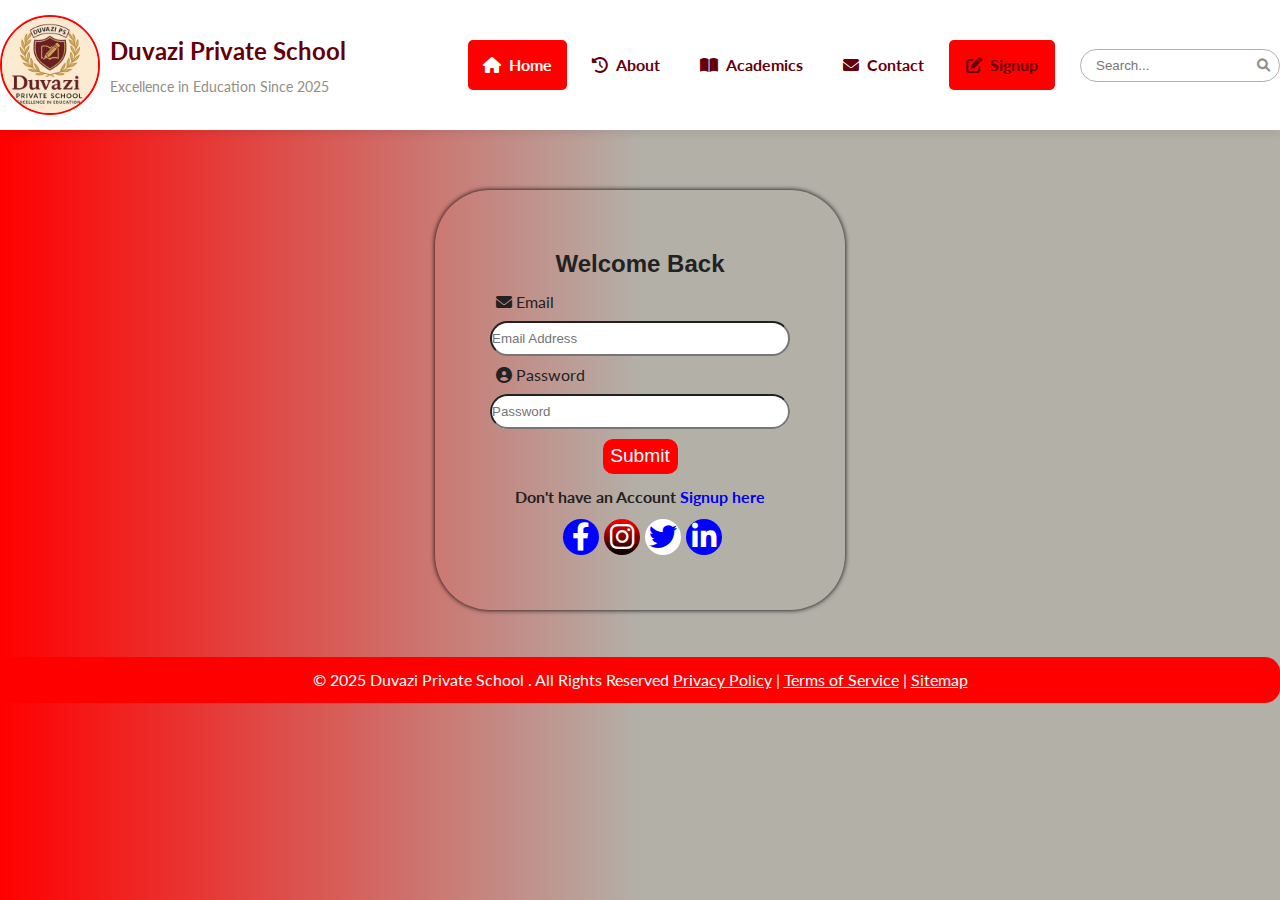
<file: DATABASES/login.html>
<!DOCTYPE html>
<html lang="en">
<head>
    <meta charset="UTF-8">
    <meta name="viewport" content="width=device-width, initial-scale=1.0">
    <link href="https://fonts.googleapis.com/css2?family=Playfair+Display:wght@400;700&family=Lato:wght@300;400;700&display=swap" rel="stylesheet">
    <link rel="stylesheet" href="https://cdnjs.cloudflare.com/ajax/libs/font-awesome/6.0.0-beta3/css/all.min.css">
    <link rel="stylesheet" href="login.css">
    <link rel="icon" type="image/jpeg" href="/pics/Updated DPS.png">
    <title>Login</title>
</head>
<body>
    <header class="header">
        <div class="container">
            <div class="logo">
                <img src="/pics/Updated DPS.png" alt="Duvazi Logo">
                <div class="logo-text">
                    <h1>Duvazi Private School</h1>
                    <p>Excellence in Education Since 2025</p>
                </div>
            </div>
            
            <nav class="navbar">
                <div class="nav-links">
                    <a href="/index.html" class="active"><i class="fas fa-home"></i> Home</a>
                    <a href="/HTML/about.html"><i class="fas fa-history"></i> About</a>
                    <a href="/HTML/academics.html"><i class="fas fa-book-open"></i> Academics</a>
                    <a href="/HTML/contact.html"><i class="fas fa-envelope"></i> Contact</a>
                    <a href="/DATABASES/signup.html" class="btn btn-apply"><i class="fas fa-edit"></i> Signup</a>
                </div>
                
                <div class="search-container">
                    <input type="text" class="search" placeholder="Search...">
                    <button class="search-btn"><i class="fas fa-search"></i></button>
                </div>
            </nav>
            
            <div class="mobile-menu-btn">
                <i class="fas fa-bars"></i>
            </div>
        </div>
    </header>

    <section class="login-section">
        <div class="login-container">
            <div class="heading">
                <h2>Welcome Back</h2>
            </div>
            <div class="form">
                <form action="/DATABASES/sign.php" method="post">
                    <p><i class="fas fa-envelope"></i> Email</p>
                    <input type="email" name="Email" placeholder="Email Address" autocomplete="off">
                    <p><i class="fas fa-user-circle"></i> Password</p>
                    <div class="password">
                    <input type="password" name="password" placeholder="Password" autocomplete="off" id="password">
                    </div>
                </form>
                <div class="signup">
            <button type="submit" class="btn-apply" value="submit" href="/HTML/applications.html">Submit</button>
            </div>
            <h4 id="account">Don't have an Account <a href="/DATABASES/signup.html">Signup here</a></h4>
            <div class="media">
                <a href=""><i class="fab fa-facebook-f"></i></a>
                <a href=""><i class="fab fa-instagram"></i></a>
                <a href=""><i class="fab fa-twitter"></i></a>
                <a href=""><i class="fab fa-linkedin-in"></i></a>
            </div>
            </div>
        </div>
    </section>


    <footer class="footer">
        <p>&COPY; 2025 Duvazi Private School . All Rights Reserved <a href="">Privacy Policy</a> | <a href="">Terms of Service</a> | <a href="">Sitemap</a></p>
    </footer>


    <!-- Mobile Menu (hidden by default) -->
    <div class="mobile-menu">
        <div class="mobile-menu-header">
            <img src="/pics/Updated DPS.png" alt="Duvazi Logo">
            <div class="mobile-menu-close">
                <i class="fas fa-times"></i>
            </div>
        </div>
        <div class="mobile-menu-links">
            <a href="/index.html" class="active"><i class="fas fa-home"></i> Home</a>
            <a href="/HTML/about.html"><i class="fas fa-history"></i> About</a>
            <a href="/HTML/academics.html"><i class="fas fa-book-open"></i> Academics</a>
            <a href="/HTML/contact.html"><i class="fas fa-envelope"></i> Contact</a>
            <a href="/DATABASES/signup.html" class="mobile-apply-btn"><i class="fas fa-edit"></i> Apply Now</a>
        </div>
        <div class="mobile-search-container">
            <input type="text" placeholder="Search...">
            <button class="mobile-search-btn"><i class="fas fa-search"></i></button>
        </div>
    </div>
    <script>
    // Mobile Menu Toggle
    const mobileMenuBtn = document.querySelector('.mobile-menu-btn');
    const mobileMenu = document.querySelector('.mobile-menu');
    const mobileMenuClose = document.querySelector('.mobile-menu-close');
    const menuOverlay = document.createElement('div');
    menuOverlay.classList.add('menu-overlay');
    document.body.appendChild(menuOverlay);

    mobileMenuBtn.addEventListener('click', () => {
        mobileMenu.classList.add('active');
        menuOverlay.classList.add('active');
        document.body.style.overflow = 'hidden';
    });

    mobileMenuClose.addEventListener('click', () => {
        mobileMenu.classList.remove('active');
        menuOverlay.classList.remove('active');
        document.body.style.overflow = '';
    });

    menuOverlay.addEventListener('click', () => {
        mobileMenu.classList.remove('active');
        menuOverlay.classList.remove('active');
        document.body.style.overflow = '';
    });

    // Close menu when clicking on links
    const mobileLinks = document.querySelectorAll('.mobile-menu-links a');
    mobileLinks.forEach(link => {
        link.addEventListener('click', () => {
            mobileMenu.classList.remove('active');
            menuOverlay.classList.remove('active');
            document.body.style.overflow = '';
        });
    });
</script>
<script src="/main.js"></script>
</body>
</html>
</file>
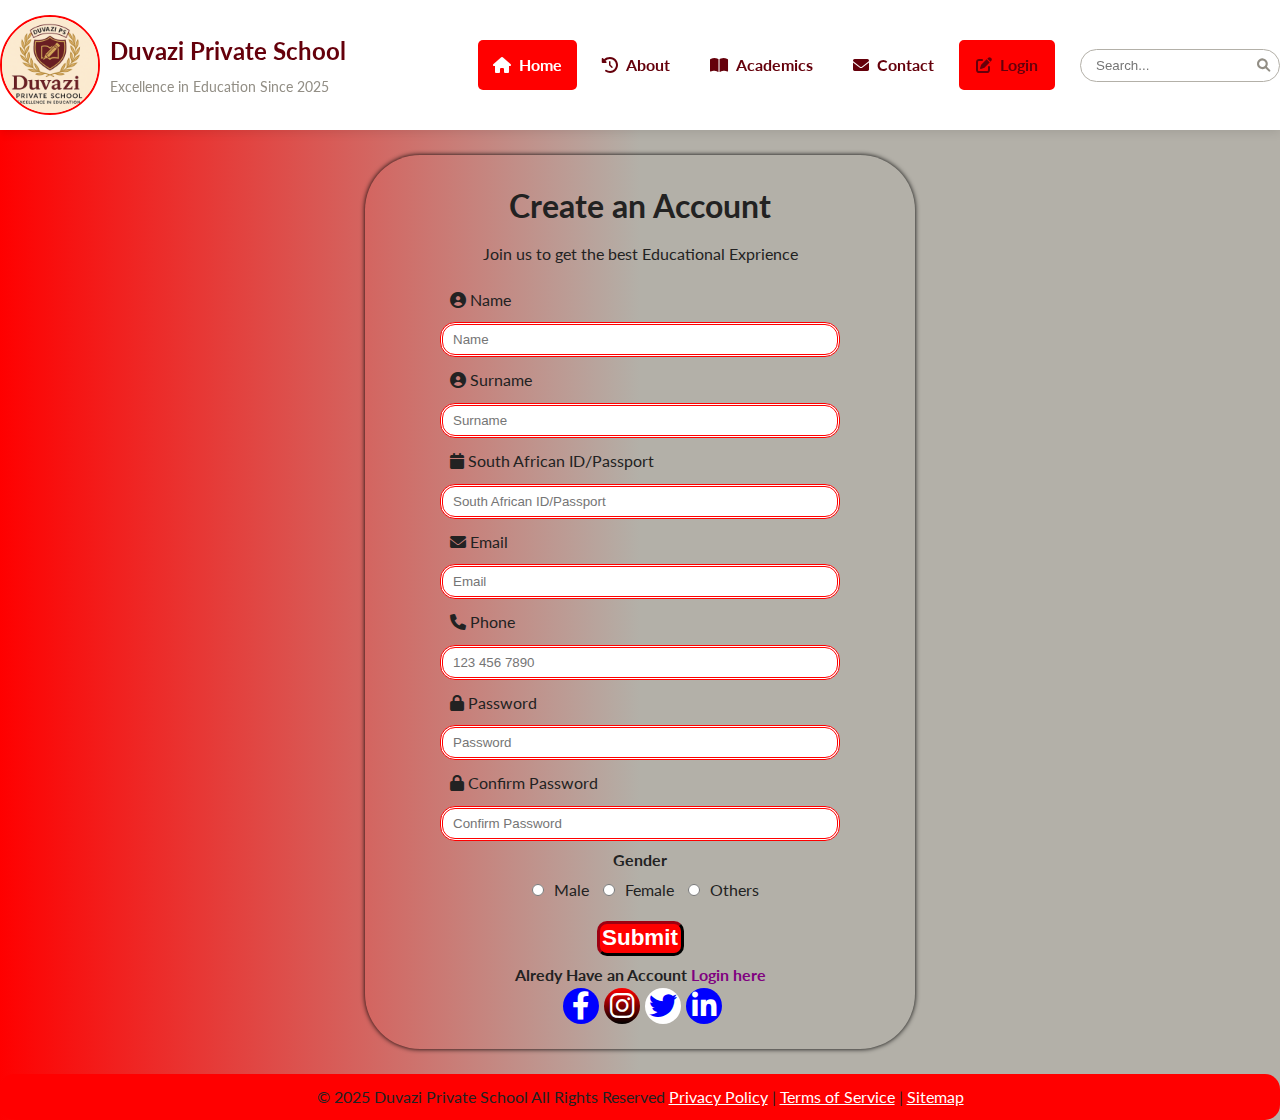
<file: DATABASES/signup.html>
<!DOCTYPE html>
<html lang="en">
<head>
    <meta charset="UTF-8">
    <meta name="viewport" content="width=device-width, initial-scale=1.0">
    <link href="https://fonts.googleapis.com/css2?family=Playfair+Display:wght@400;700&family=Lato:wght@300;400;700&display=swap" rel="stylesheet">
    <link rel="stylesheet" href="https://cdnjs.cloudflare.com/ajax/libs/font-awesome/6.0.0-beta3/css/all.min.css">
    <link rel="stylesheet" href="signup.css">
    <link rel="icon" type="image/jpeg" href="/pics/Updated DPS.png">
    <title>Application Center</title>
</head>
<body>
    <header class="header">
        <div class="container">
            <div class="logo">
                <img src="/pics/Updated DPS.png" alt="Duvazi Logo">
                <div class="logo-text">
                    <h1>Duvazi Private School</h1>
                    <p>Excellence in Education Since 2025</p>
                </div>
            </div>
            
            <nav class="navbar">
                <div class="nav-links">
                    <a href="/index.html" class="active"><i class="fas fa-home"></i> Home</a>
                    <a href="/HTML/about.html"><i class="fas fa-history"></i> About</a>
                    <a href="/HTML/academics.html"><i class="fas fa-book-open"></i> Academics</a>
                    <a href="/HTML/contact.html"><i class="fas fa-envelope"></i> Contact</a>
                    <a href="/HTML/login.html" class="btn btn-apply"><i class="fas fa-edit"></i> Login</a>
                </div>
                
                <div class="search-container">
                    <input type="text" class="search" placeholder="Search...">
                    <button class="search-btn"><i class="fas fa-search"></i></button>
                </div>
            </nav>
            
            <div class="mobile-menu-btn">
                <i class="fas fa-bars"></i>
            </div>
        </div>
    </header>

    <section class="signup-section">
        <div class="signup-form"> 
            <form method="post" action="connect.php">
                <h1>Create an Account</h1>
                <p id="sub">Join us to get the best Educational Exprience</p>

                <div class="input-field">
                    <p><i class="fas fa-user-circle"></i> Name</p>
                    <input type="text" placeholder="Name" name="name" required>
                </div>

                <div class="input-field">
                    <p for="surname"><i class="fas fa-user-circle"></i> Surname</p>
                    <input id="surname" type="text" placeholder="Surname" name="surname" required>
                </div>

                <div class="input-field">
                    <p><i class="fas fa-calendar"></i> South African ID/Passport</p>
                    <input type="number" placeholder="South African ID/Passport" name="identifcation" id="identifcation">
                </div>

                <div class="input-field">
                    <p><i class="fas fa-envelope"></i> Email</p>
                    <input type="email" id="email" placeholder="Email" name="Email" required>
                </div>

                <div class="input-field">
                    <p><i class="fas fa-phone"></i> Phone</p>
                    <input type="tel" name="Phone" id="phone" placeholder="123 456 7890">
                </div>

                <div class="input-field">
                    <p><i class="fas fa-lock"></i> Password</p>
                    <input type="password" placeholder="Password" name="password" id="password" required>
                </div>

                <div class="input-field">
                    <p><i class="fas fa-lock"></i> Confirm Password</p>
                    <input type="password" placeholder="Confirm Password" id="confirmPassord" name="confirmPassord" required>
                </div>
                
                <div class="checkbox-field" style="padding: 5px;">
                   <h4>Gender</h4>
                    <input type="radio" class="gender1" value="m" name="gender" required>Male
                    <input type="radio" class="gender1" value="f" name="gender" required>Female                   
                    <input type="radio" class="gender1" value="o" name="gender" required>Others
                </div>
                <div class="signup">
                    <button type="submit" class="btn-apply" value="submit" id="button" href="/HTML/applications.html">Submit</button>
                </div>
                 <h4>Alredy Have an Account <a href="/HTML/login.html">Login here</a></h4>
                    <div class="media">
                      <a href=""><i class="fab fa-facebook-f"></i></a>
                      <a href=""><i class="fab fa-instagram"></i></a>
                      <a href=""><i class="fab fa-twitter"></i></a>
                      <a href=""><i class="fab fa-linkedin-in"></i></a>
                    </div>
            </form>
        </div>
    </section>

    <footer>
            <p id="ter">&COPY; 2025 Duvazi Private School All Rights Reserved <a href="">Privacy Policy</a> | <a href="">Terms of Service</a> | <a href="">Sitemap</a></p>
    </footer>

     <!-- Mobile Menu (hidden by default) -->
    <div class="mobile-menu">
        <div class="mobile-menu-header">
            <img src="/pics/Updated DPS.png" alt="Duvazi Logo">
            <div class="mobile-menu-close">
                <i class="fas fa-times"></i>
            </div>
        </div>
        <div class="mobile-menu-links">
            <a href="/index.html" class="active"><i class="fas fa-home"></i> Home</a>
            <a href="/HTML/about.html"><i class="fas fa-history"></i> About</a>
            <a href="/HTML/academics.html"><i class="fas fa-book-open"></i> Academics</a>
            <a href="/HTML/contact.html"><i class="fas fa-envelope"></i> Contact</a>
            <a href="/HTML/applications.html" class="mobile-apply-btn"><i class="fas fa-edit"></i> Apply Now</a>
        </div>
        <div class="mobile-search-container">
            <input type="text" placeholder="Search...">
            <button class="mobile-search-btn"><i class="fas fa-search"></i></button>
        </div>
    </div>
    <script>
    // Mobile Menu Toggle
    const mobileMenuBtn = document.querySelector('.mobile-menu-btn');
    const mobileMenu = document.querySelector('.mobile-menu');
    const mobileMenuClose = document.querySelector('.mobile-menu-close');
    const menuOverlay = document.createElement('div');
    menuOverlay.classList.add('menu-overlay');
    document.body.appendChild(menuOverlay);

    mobileMenuBtn.addEventListener('click', () => {
        mobileMenu.classList.add('active');
        menuOverlay.classList.add('active');
        document.body.style.overflow = 'hidden';
    });

    mobileMenuClose.addEventListener('click', () => {
        mobileMenu.classList.remove('active');
        menuOverlay.classList.remove('active');
        document.body.style.overflow = '';
    });

    menuOverlay.addEventListener('click', () => {
        mobileMenu.classList.remove('active');
        menuOverlay.classList.remove('active');
        document.body.style.overflow = '';
    });

    // Close menu when clicking on links
    const mobileLinks = document.querySelectorAll('.mobile-menu-links a');
    mobileLinks.forEach(link => {
        link.addEventListener('click', () => {
            mobileMenu.classList.remove('active');
            menuOverlay.classList.remove('active');
            document.body.style.overflow = '';
        });
    });  
</script>
<script src="/main.js"></script>
</body>
</html>
</file>
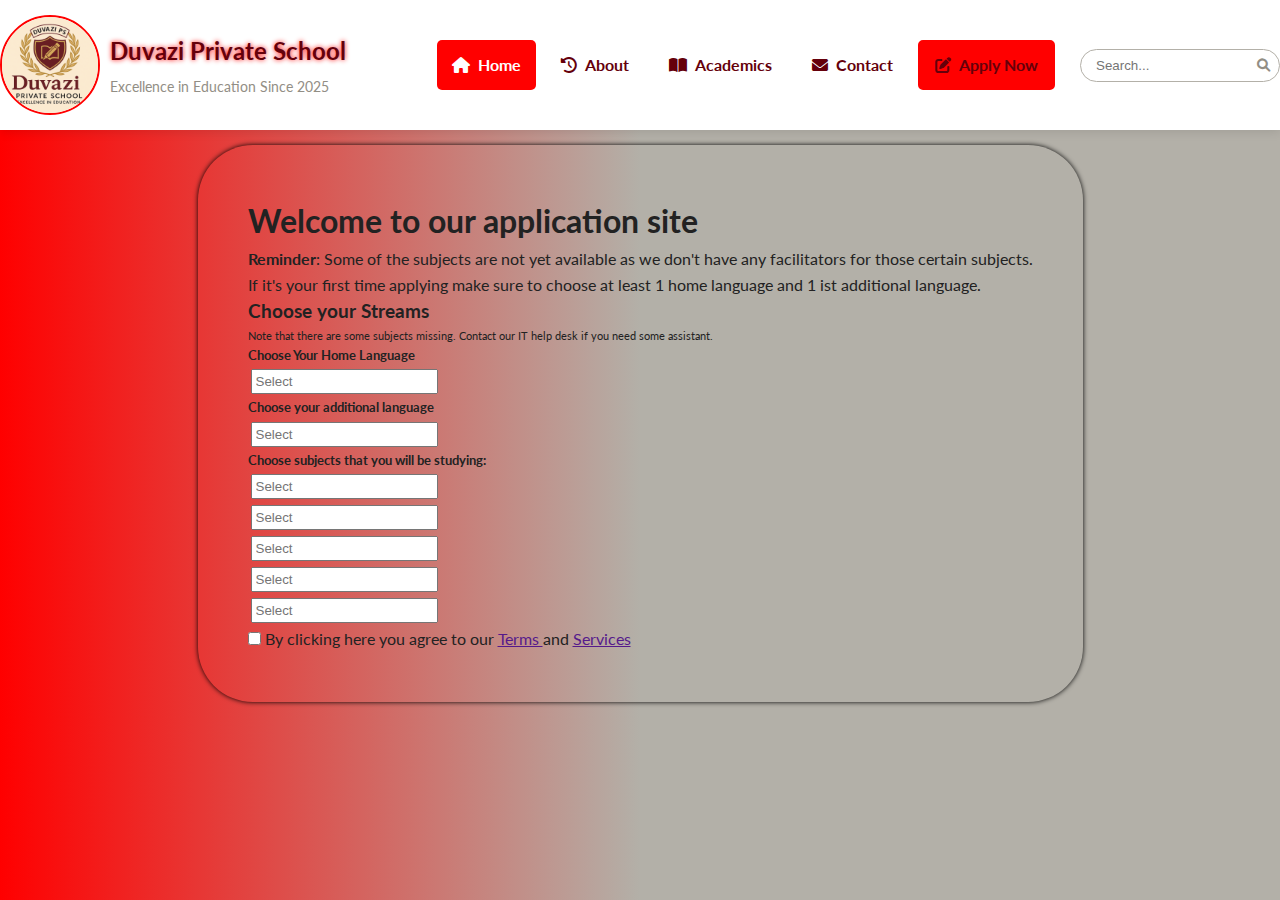
<file: HTML/applications.html>
<!DOCTYPE html>
<html lang="en">
<head>
    <meta charset="UTF-8">
    <meta name="viewport" content="width=device-width, initial-scale=1.0">
    <link href="https://fonts.googleapis.com/css2?family=Playfair+Display:wght@400;700&family=Lato:wght@300;400;700&display=swap" rel="stylesheet">
    <link rel="stylesheet" href="https://cdnjs.cloudflare.com/ajax/libs/font-awesome/6.0.0-beta3/css/all.min.css">
    <link rel="stylesheet" href="/STYLES/applications.css">
    <link rel="icon" type="image/jpeg" href="/pics/Updated DPS.png">
    <title>Applications</title>
</head>
<body>
    <header class="header">
        <div class="container">
            <div class="logo">
                <img src="/pics/Updated DPS.png" alt="Duvazi Logo">
                <div class="logo-text">
                    <h1>Duvazi Private School</h1>
                    <p>Excellence in Education Since 2025</p>
                </div>
            </div>
            
            <nav class="navbar">
                <div class="nav-links">
                    <a href="/index.html" class="active"><i class="fas fa-home"></i> Home</a>
                    <a href="/HTML/about.html"><i class="fas fa-history"></i> About</a>
                    <a href="/HTML/academics.html"><i class="fas fa-book-open"></i> Academics</a>
                    <a href="/HTML/contact.html"><i class="fas fa-envelope"></i> Contact</a>
                    <a href="/DATABASES/signup.html" class="btn btn-apply"><i class="fas fa-edit"></i> Apply Now</a>
                </div>
                
                <div class="search-container">
                    <input type="text" class="search" placeholder="Search...">
                    <button class="search-btn"><i class="fas fa-search"></i></button>
                </div>
            </nav>
            
            <div class="mobile-menu-btn">
                <i class="fas fa-bars"></i>
            </div>
        </div>
    </header>


    <section class="application">
        <div class="application-container">
           <div class="application-reminder">
             <h1>Welcome to our application site</h1>
             <p><Strong>Reminder</Strong>: Some of the subjects are not yet available as we don't have any facilitators for those certain subjects.</p>
             <p>If it's your first time applying make sure to choose at least 1 home language and 1 ist additional language.</p>

           </div>

           <form action="" method="get">
              <h3>Choose your Streams</h3>
              <p id="notification">Note that there are some subjects missing. Contact our IT help desk if you need some assistant.</p>
              <h5>Choose Your Home Language</h5>
              <input list="languages" placeholder="Select">
              <datalist id="languages">
                <option value="English"></option>
                <option value="Xitsonga"></option>
                <option value="English 1st Additional language"></option>
                <option value="Xitsonga 1st Additional language"></option>
              </datalist>

              <h5>Choose your additional language</h5>
              <input list="languages" placeholder="Select">
              <datalist id="languages">
                <option value="English"></option>
                <option value="Xitsonga"></option>
                <option value="English 1st Additional Language"></option>
                <option value="Xitsonga 1st Additional Language"></option>
              </datalist><br>

              <h5>Choose subjects that you will be studying: </h5>
              <input list="subjects" placeholder="Select">
              <datalist id="subjects">
                <option value="Accounting"></option>
                <option value="Mathematics"></option>
                <option value="Life Science"></option>
                <option value="Life Orientation"></option>
                <option value="Physcical Science"></option>
              </datalist><br>

              <input list="" placeholder="Select">
              <datalist>
                <option value="Accounting"></option>
                <option value="Mathematics"></option>
                <option value="Life Science"></option>
                <option value="Life Orientation"></option>
                <option value="Physcical Science"></option>
                <option value=""></option>
              </datalist><br>
              
              <input list="" placeholder="Select">
              <datalist>
                <option value="Accounting"></option>
                <option value="Mathematics"></option>
                <option value="Life Science"></option>
                <option value="Life Orientation"></option>
                <option value="Physcical Science"></option>
                <option value=""></option>
              </datalist><br>

              <input list="" placeholder="Select">
              <datalist>
                <option value="Accounting"></option>
                <option value="Mathematics"></option>
                <option value="Life Science"></option>
                <option value="Life Orientation"></option>
                <option value="Physcical Science"></option>
                <option value=""></option>
              </datalist><br>

              <input list="" placeholder="Select">
              <datalist>
                <option value="Accounting"></option>
                <option value="Mathematics"></option>
                <option value="Life Science"></option>
                <option value="Life Orientation"></option>
                <option value="Physcical Science"></option>
                <option value=""></option>
              </datalist><br>

           </form>

           <div class="terms-and-services">
             <p><input type="checkbox"> By clicking here you agree to our <a href="">Terms </a>and <a href="">Services</a></p>
           </div>
            
        </div>
    </section>

    <!-- Mobile Menu (hidden by default) -->
    <div class="mobile-menu">
        <div class="mobile-menu-header">
            <img src="/pics/Updated DPS.png" alt="Duvazi Logo">
            <div class="mobile-menu-close">
                <i class="fas fa-times"></i>
            </div>
        </div>
        <div class="mobile-menu-links">
            <a href="/index.html" class="active"><i class="fas fa-home"></i> Home</a>
            <a href="/HTML/about.html"><i class="fas fa-history"></i> About</a>
            <a href="/HTML/academics.html"><i class="fas fa-book-open"></i> Academics</a>
            <a href="/HTML/contact.html"><i class="fas fa-envelope"></i> Contact</a>
            <a href="/DATABASES/signup.html" class="mobile-apply-btn"><i class="fas fa-edit"></i> Apply Now</a>
        </div>
        <div class="mobile-search-container">
            <input type="text" placeholder="Search...">
            <button class="mobile-search-btn"><i class="fas fa-search"></i></button>
        </div>
    </div>
 
    <script>
    // Mobile Menu Toggle
    const mobileMenuBtn = document.querySelector('.mobile-menu-btn');
    const mobileMenu = document.querySelector('.mobile-menu');
    const mobileMenuClose = document.querySelector('.mobile-menu-close');
    const menuOverlay = document.createElement('div');
    menuOverlay.classList.add('menu-overlay');
    document.body.appendChild(menuOverlay);

    mobileMenuBtn.addEventListener('click', () => {
        mobileMenu.classList.add('active');
        menuOverlay.classList.add('active');
        document.body.style.overflow = 'hidden';
    });

    mobileMenuClose.addEventListener('click', () => {
        mobileMenu.classList.remove('active');
        menuOverlay.classList.remove('active');
        document.body.style.overflow = '';
    });

    menuOverlay.addEventListener('click', () => {
        mobileMenu.classList.remove('active');
        menuOverlay.classList.remove('active');
        document.body.style.overflow = '';
    });

    // Close menu when clicking on links
    const mobileLinks = document.querySelectorAll('.mobile-menu-links a');
    mobileLinks.forEach(link => {
        link.addEventListener('click', () => {
            mobileMenu.classList.remove('active');
            menuOverlay.classList.remove('active');
            document.body.style.overflow = '';
        });
    });
</script>
<script src="/main.js"></script>
</body>
</html>
</file>
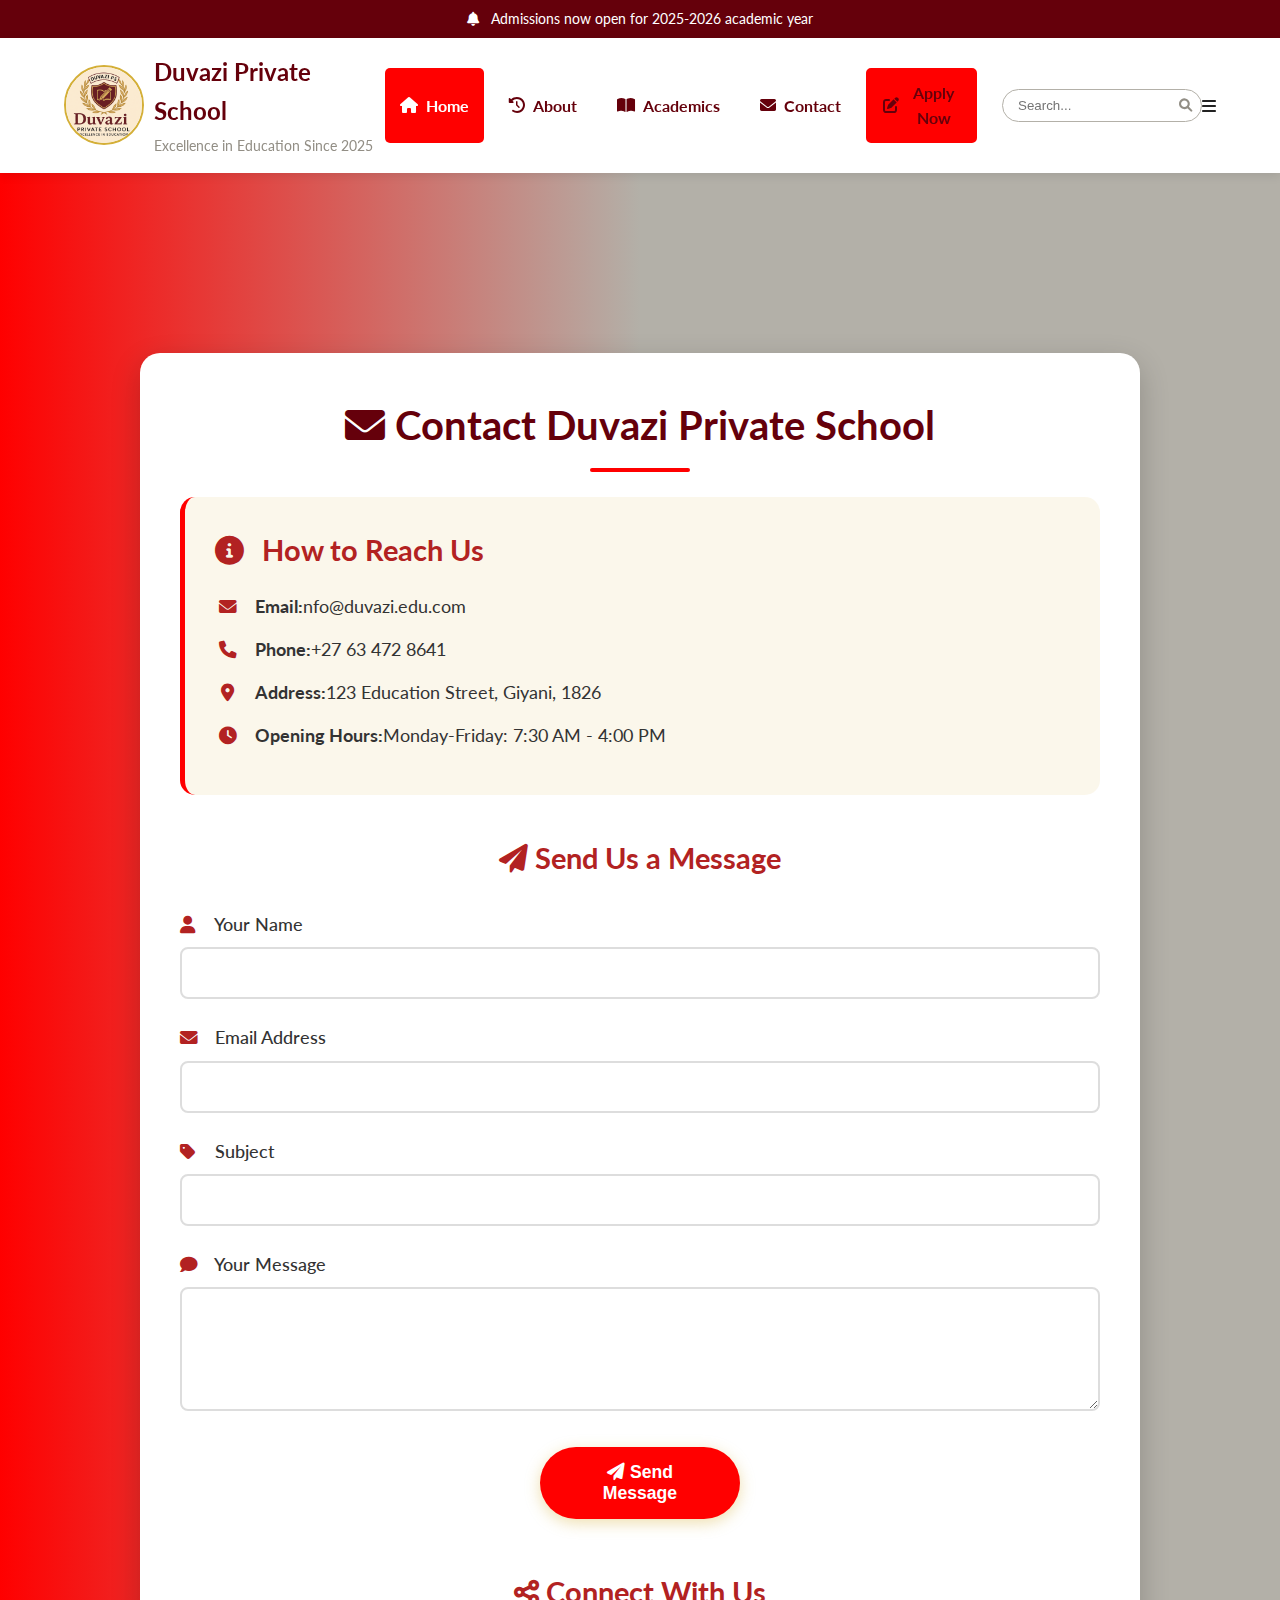
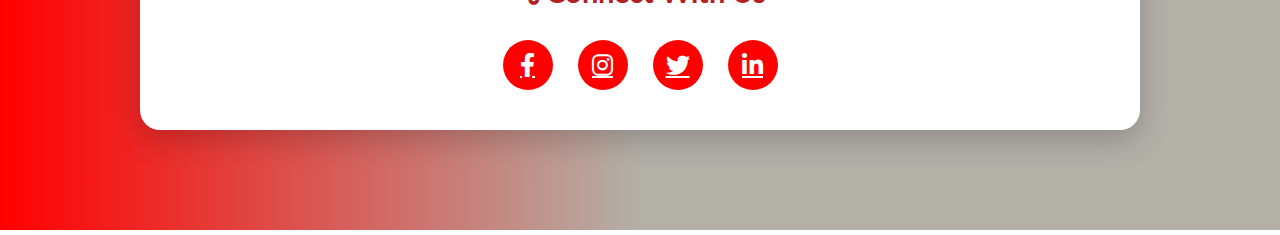
<file: HTML/contact.html>
<!DOCTYPE html>
<html lang="en">
<head>
    <meta charset="UTF-8">
    <meta name="viewport" content="width=device-width, initial-scale=1.0">
    <title>Contact Us | Duvazi Private School</title>
    <link href="https://fonts.googleapis.com/css2?family=Playfair+Display:wght@400;700&family=Lato:wght@300;400;700&display=swap" rel="stylesheet">
    <link rel="stylesheet" href="https://cdnjs.cloudflare.com/ajax/libs/font-awesome/6.0.0-beta3/css/all.min.css">
    <link rel="stylesheet" href="/STYLES/contact.css">
    <link rel="icon" type="image/jpeg" href="/pics/Updated DPS.png">
</head>
<body>
   <!-- Top Announcement Bar -->
    <div class="announcement-bar">
        <p><i class="fas fa-bell"></i> Admissions now open for 2025-2026 academic year</p>
    </div>
    <header class="header">
        <div class="container">
            <div class="logo">
                <img src="/pics/Updated DPS.png" alt="Duvazi Logo">
                <div class="logo-text">
                    <h1>Duvazi Private School</h1>
                    <p>Excellence in Education Since 2025</p>
                </div>
            </div>
            
            <nav class="navbar">
                <div class="nav-links">
                    <a href="/index.html" class="active"><i class="fas fa-home"></i> Home</a>
                    <a href="/HTML/about.html"><i class="fas fa-history"></i> About</a>
                    <a href="/HTML/academics.html"><i class="fas fa-book-open"></i> Academics</a>
                    <a href="/HTML/contact.html"><i class="fas fa-envelope"></i> Contact</a>
                    <a href="/DATABASES/signup.html" class="btn btn-apply"><i class="fas fa-edit"></i> Apply Now</a>
                </div>
                
                <div class="search-container">
                    <input type="text" class="search" placeholder="Search...">
                    <button class="search-btn"><i class="fas fa-search"></i></button>
                </div>
            </nav>
            
            <div class="mobile-menu-btn">
                <i class="fas fa-bars"></i>
            </div>
        </div>
    </header>

    <div class="content">
        <div class="contact-container slide-up">
            <h1 class="fade-in"><i class="fas fa-envelope"></i> Contact Duvazi Private School</h1>
            
            <div class="contact-info">
                <h2><i class="fas fa-info-circle"></i> How to Reach Us</h2>
                <p><i class="fas fa-envelope"></i> <strong>Email:</strong> nfo@duvazi.edu.com</p>
                <p><i class="fas fa-phone"></i> <strong>Phone:</strong> +27 63 472 8641</p>
                <p><i class="fas fa-map-marker-alt"></i> <strong>Address:</strong> 123 Education Street, Giyani, 1826</p>
                <p><i class="fas fa-clock"></i> <strong>Opening Hours:</strong> Monday-Friday: 7:30 AM - 4:00 PM</p>
            </div>
            
            <div class="contact-form slide-up">
                <h2><i class="fas fa-paper-plane"></i> Send Us a Message</h2>
                <form id="contactForm">
                    <div class="form-group">
                        <label for="name"><i class="fas fa-user"></i> Your Name</label>
                        <input type="text" id="name" name="name" required>
                    </div>
                    
                    <div class="form-group">
                        <label for="email"><i class="fas fa-envelope"></i> Email Address</label>
                        <input type="email" id="email" name="email" required>
                    </div>
                    
                    <div class="form-group">
                        <label for="subject"><i class="fas fa-tag"></i> Subject</label>
                        <input type="text" id="subject" name="subject" required>
                    </div>
                    
                    <div class="form-group">
                        <label for="message"><i class="fas fa-comment"></i> Your Message</label>
                        <textarea id="message" name="message" rows="5" required></textarea>
                    </div>
                    
                    <button type="submit" class="submit-btn">
                        <i class="fas fa-paper-plane"></i> Send Message
                    </button>
                </form>
            </div>
            
            <div class="social-media slide-up">
                <h2><i class="fas fa-share-alt"></i> Connect With Us</h2>
                <div class="social-icons">
                    <a href="https://www.facebook.com/profile.php?id=61575002447743" class="social-icon"><i class="fab fa-facebook-f"></i></a>
                    <a href="https://www.instagram.com/feast7338?igsh=MXNtczhsbHJzdzQzeg==" class="social-icon"><i class="fab fa-instagram"></i></a>
                    <a href="https://x.com/AndFeast71232?t=0C52Ma__YfMS3xKBH-6p0Q&s=09" class="social-icon"><i class="fab fa-twitter"></i></a>
                    <a href="#" class="social-icon"><i class="fab fa-linkedin-in"></i></a>
                </div>
            </div>
        </div>
    </div>
     <!-- Mobile Menu (hidden by default) -->
    <div class="mobile-menu">
        <div class="mobile-menu-header">
            <img src="/pics/Updated DPS.png" alt="Duvazi Logo">
            <div class="mobile-menu-close">
                <i class="fas fa-times"></i>
            </div>
        </div>
        <div class="mobile-menu-links">
            <a href="/index.html" class="active"><i class="fas fa-home"></i> Home</a>
            <a href="/HTML/about.html"><i class="fas fa-history"></i> About</a>
            <a href="/HTML/academics.html"><i class="fas fa-book-open"></i> Academics</a>
            <a href="/HTML/contact.html"><i class="fas fa-envelope"></i> Contact</a>
            <a href="/DATABASES/signup.html" class="mobile-apply-btn"><i class="fas fa-edit"></i> Apply Now</a>
        </div>
        <div class="mobile-search-container">
            <input type="text" placeholder="Search...">
            <button class="mobile-search-btn"><i class="fas fa-search"></i></button>
        </div>
    </div>
    
   
    
   <script>
    // Mobile Menu Toggle
    const mobileMenuBtn = document.querySelector('.mobile-menu-btn');
    const mobileMenu = document.querySelector('.mobile-menu');
    const mobileMenuClose = document.querySelector('.mobile-menu-close');
    const menuOverlay = document.createElement('div');
    menuOverlay.classList.add('menu-overlay');
    document.body.appendChild(menuOverlay);

    mobileMenuBtn.addEventListener('click', () => {
        mobileMenu.classList.add('active');
        menuOverlay.classList.add('active');
        document.body.style.overflow = 'hidden';
    });

    mobileMenuClose.addEventListener('click', () => {
        mobileMenu.classList.remove('active');
        menuOverlay.classList.remove('active');
        document.body.style.overflow = '';
    });

    menuOverlay.addEventListener('click', () => {
        mobileMenu.classList.remove('active');
        menuOverlay.classList.remove('active');
        document.body.style.overflow = '';
    });

    // Close menu when clicking on links
    const mobileLinks = document.querySelectorAll('.mobile-menu-links a');
    mobileLinks.forEach(link => {
        link.addEventListener('click', () => {
            mobileMenu.classList.remove('active');
            menuOverlay.classList.remove('active');
            document.body.style.overflow = '';
        });
    });
</script>
<script src="/main.js"></script>
</body>
</html>
</file>
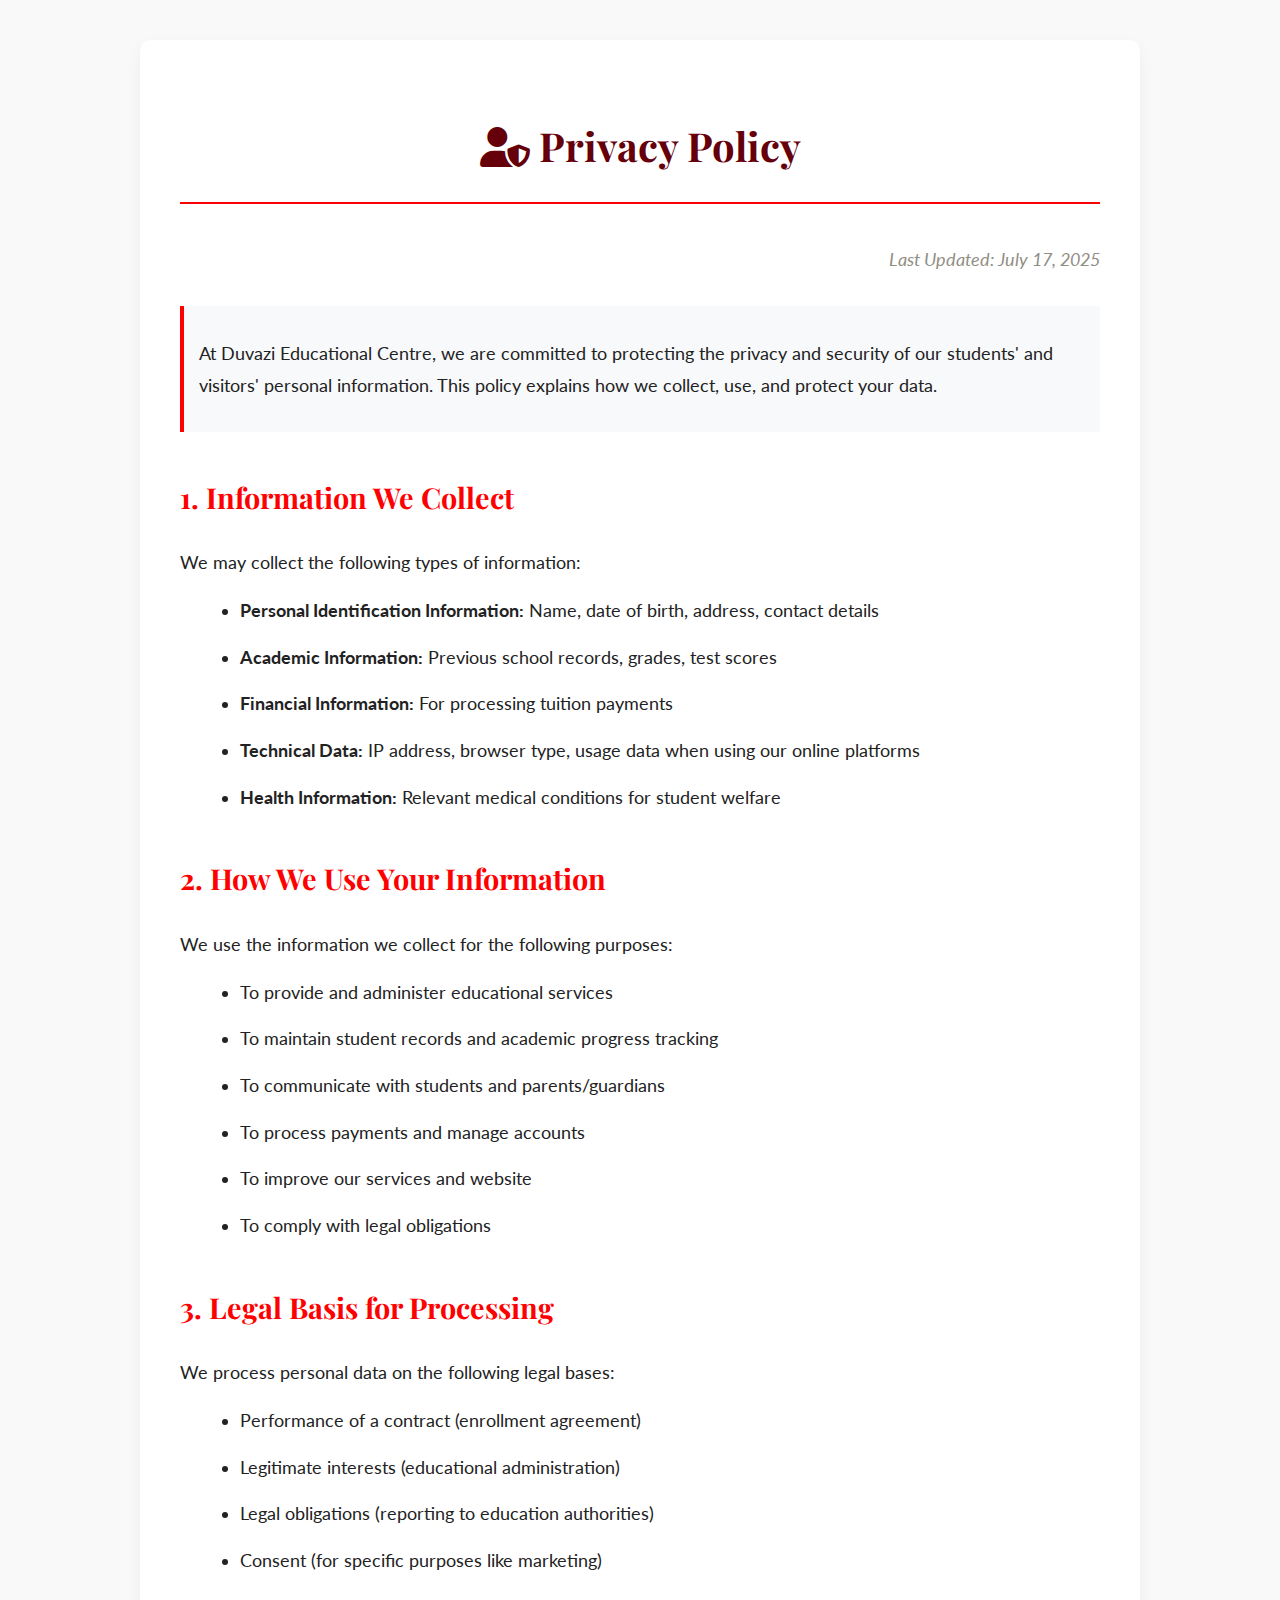
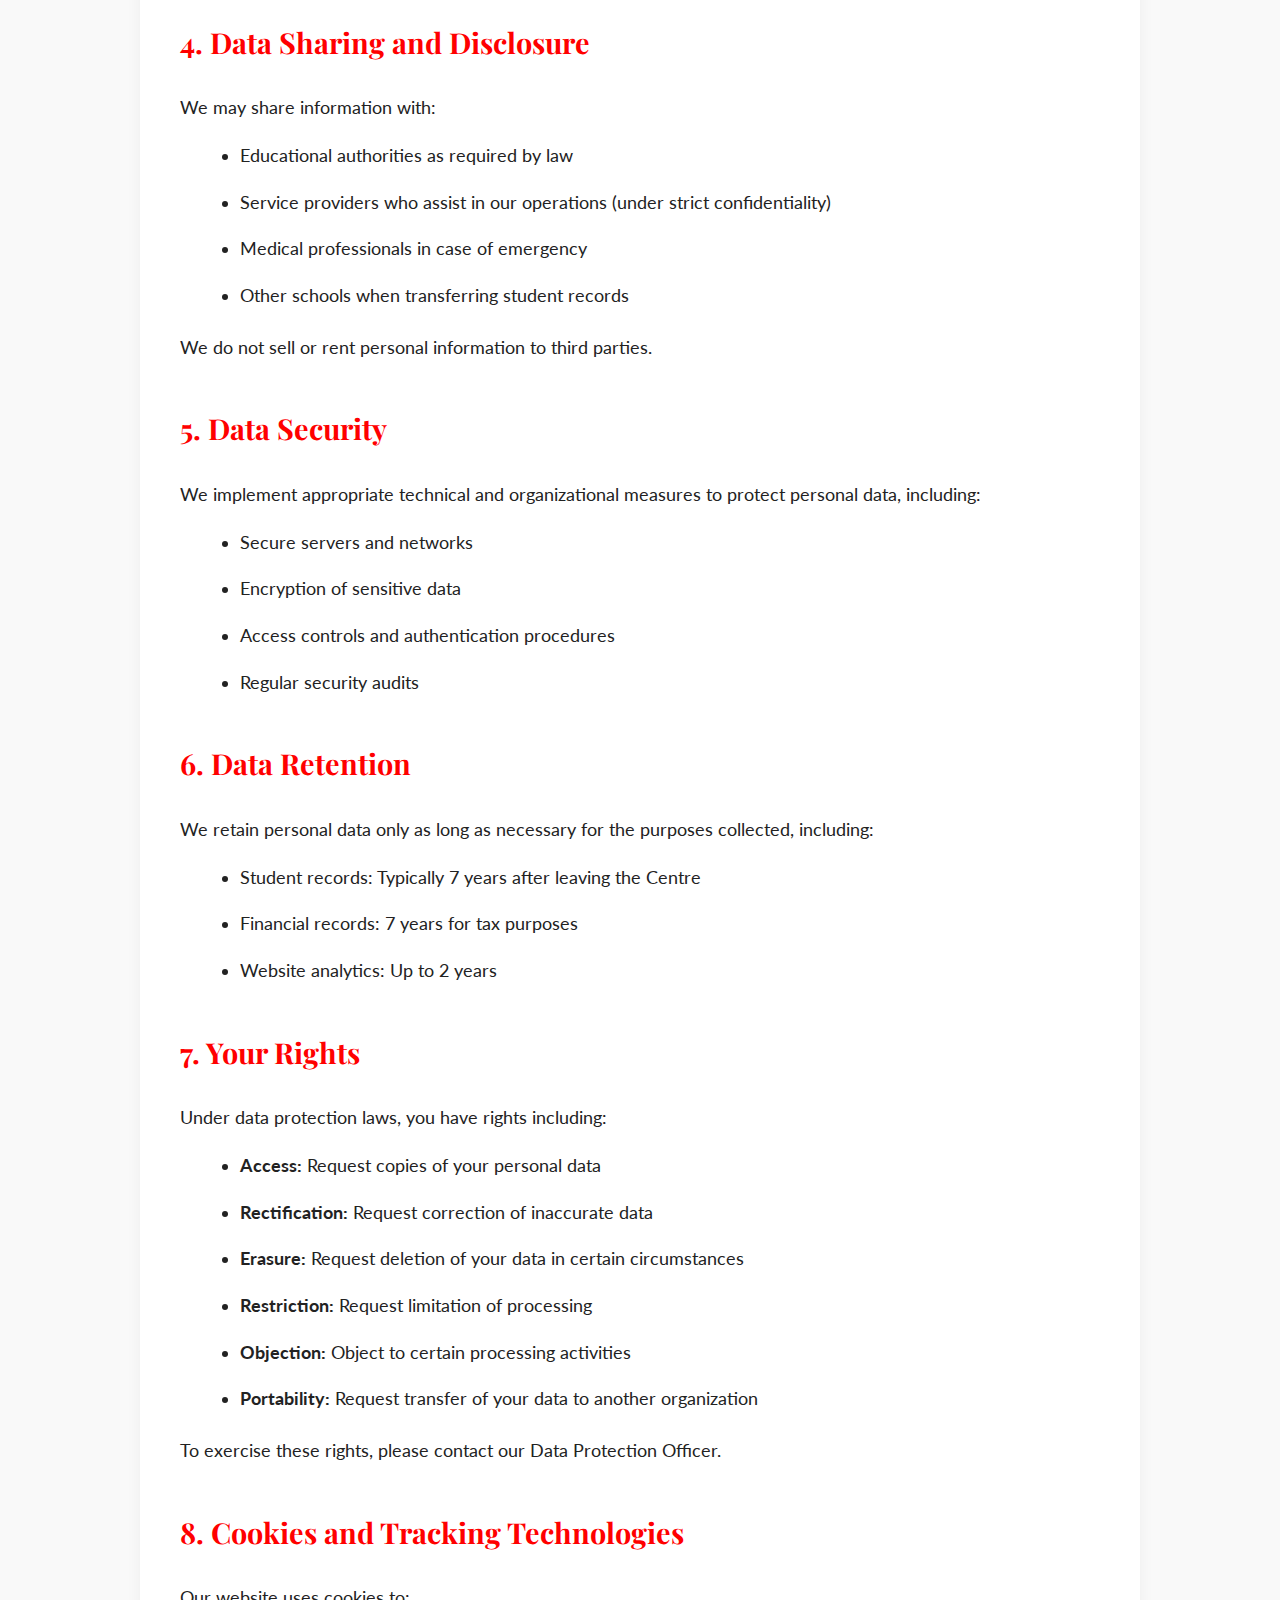
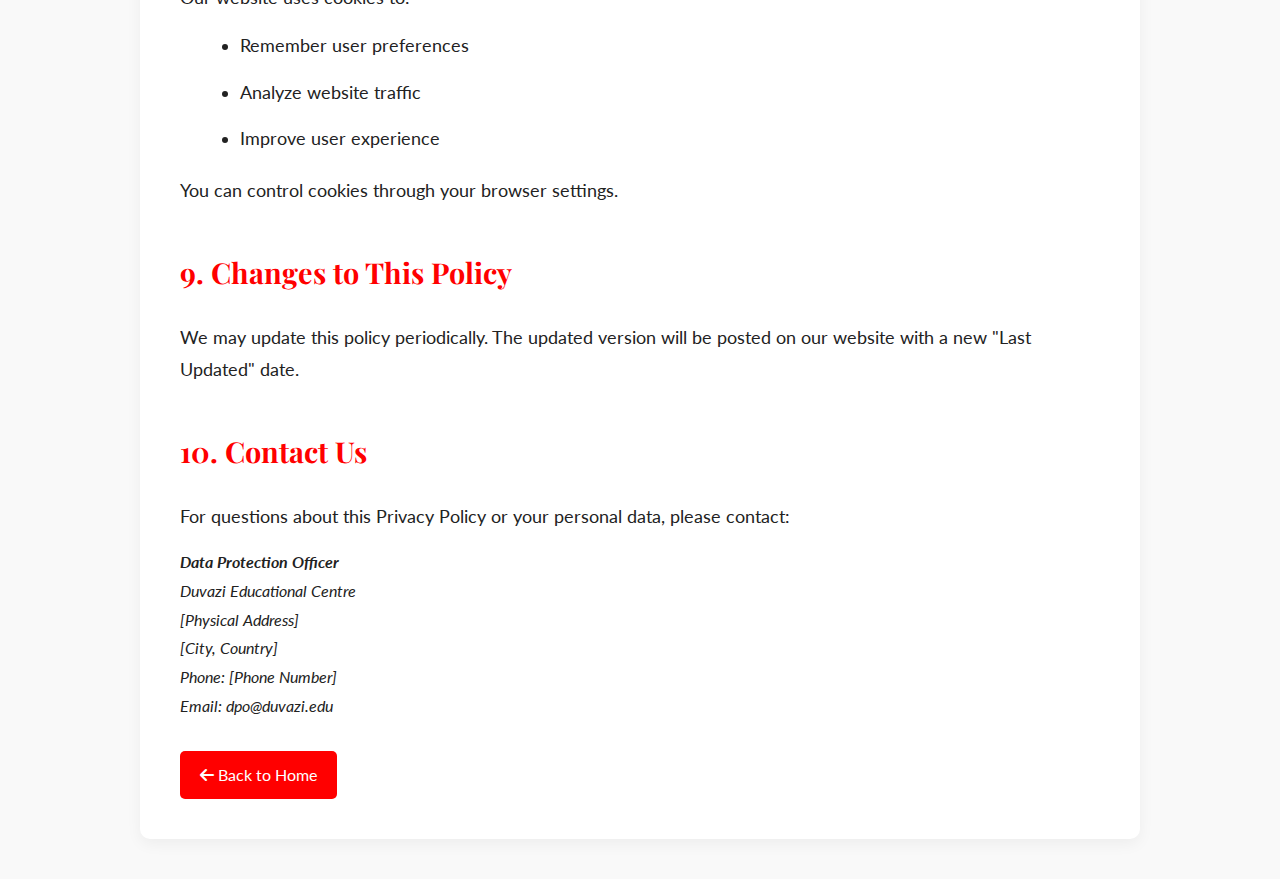
<file: HTML/privacy.html>
<!DOCTYPE html>
<html lang="en">
<head>
    <meta charset="UTF-8">
    <meta name="viewport" content="width=device-width, initial-scale=1.0">
    <title>Privacy Policy - Duvazi Educational Centre</title>
    <link href="https://fonts.googleapis.com/css2?family=Playfair+Display:wght@400;700&family=Lato:wght@300;400;700&display=swap" rel="stylesheet">
    <link rel="stylesheet" href="https://cdnjs.cloudflare.com/ajax/libs/font-awesome/6.0.0-beta3/css/all.min.css">
    <style>
        :root {
            --primary: #FF0000;
            --primary-dark: #CC0000;
            --secondary: #928E85;
            --light: #FFB6C1;
            --dark: #65000B;
            --white: #FFFFFF;
            --black: #222222;
        }
        
        body {
            font-family: 'Lato', sans-serif;
            line-height: 1.8;
            color: var(--black);
            max-width: 1000px;
            margin: 0 auto;
            padding: 40px 20px;
            background-color: #f9f9f9;
        }
        
        .privacy-container {
            background-color: var(--white);
            padding: 40px;
            border-radius: 10px;
            box-shadow: 0 5px 15px rgba(0,0,0,0.05);
        }
        
        h1, h2, h3 {
            font-family: 'Playfair Display', serif;
            color: var(--dark);
            margin-top: 30px;
        }
        
        h1 {
            font-size: 2.5rem;
            text-align: center;
            margin-bottom: 40px;
            border-bottom: 2px solid var(--primary);
            padding-bottom: 20px;
        }
        
        h2 {
            font-size: 1.8rem;
            margin-top: 40px;
            color: var(--primary);
        }
        
        h3 {
            font-size: 1.4rem;
            margin-top: 30px;
        }
        
        p, li {
            margin-bottom: 15px;
            font-size: 1.1rem;
        }
        
        ul, ol {
            margin-left: 20px;
            margin-bottom: 20px;
        }
        
        a {
            color: var(--primary);
            text-decoration: none;
        }
        
        a:hover {
            text-decoration: underline;
        }
        
        .last-updated {
            text-align: right;
            font-style: italic;
            color: var(--secondary);
            margin-bottom: 30px;
        }
        
        .back-btn {
            display: inline-block;
            margin-top: 30px;
            padding: 10px 20px;
            background-color: var(--primary);
            color: white;
            border-radius: 5px;
            transition: all 0.3s;
        }
        
        .back-btn:hover {
            background-color: var(--primary-dark);
            text-decoration: none;
        }
        
        .highlight-box {
            background-color: #f8f9fa;
            border-left: 4px solid var(--primary);
            padding: 15px;
            margin: 20px 0;
        }
        
        @media (max-width: 768px) {
            body {
                padding: 20px 15px;
            }
            
            .privacy-container {
                padding: 25px;
            }
            
            h1 {
                font-size: 2rem;
            }
        }
    </style>
</head>
<body>
    <div class="privacy-container">
        <h1><i class="fas fa-user-shield"></i> Privacy Policy</h1>
        <p class="last-updated">Last Updated: July 17, 2025</p>
        
        <div class="highlight-box">
            <p>At Duvazi Educational Centre, we are committed to protecting the privacy and security of our students' and visitors' personal information. This policy explains how we collect, use, and protect your data.</p>
        </div>
        
        <h2>1. Information We Collect</h2>
        <p>We may collect the following types of information:</p>
        <ul>
            <li><strong>Personal Identification Information:</strong> Name, date of birth, address, contact details</li>
            <li><strong>Academic Information:</strong> Previous school records, grades, test scores</li>
            <li><strong>Financial Information:</strong> For processing tuition payments</li>
            <li><strong>Technical Data:</strong> IP address, browser type, usage data when using our online platforms</li>
            <li><strong>Health Information:</strong> Relevant medical conditions for student welfare</li>
        </ul>
        
        <h2>2. How We Use Your Information</h2>
        <p>We use the information we collect for the following purposes:</p>
        <ul>
            <li>To provide and administer educational services</li>
            <li>To maintain student records and academic progress tracking</li>
            <li>To communicate with students and parents/guardians</li>
            <li>To process payments and manage accounts</li>
            <li>To improve our services and website</li>
            <li>To comply with legal obligations</li>
        </ul>
        
        <h2>3. Legal Basis for Processing</h2>
        <p>We process personal data on the following legal bases:</p>
        <ul>
            <li>Performance of a contract (enrollment agreement)</li>
            <li>Legitimate interests (educational administration)</li>
            <li>Legal obligations (reporting to education authorities)</li>
            <li>Consent (for specific purposes like marketing)</li>
        </ul>
        
        <h2>4. Data Sharing and Disclosure</h2>
        <p>We may share information with:</p>
        <ul>
            <li>Educational authorities as required by law</li>
            <li>Service providers who assist in our operations (under strict confidentiality)</li>
            <li>Medical professionals in case of emergency</li>
            <li>Other schools when transferring student records</li>
        </ul>
        <p>We do not sell or rent personal information to third parties.</p>
        
        <h2>5. Data Security</h2>
        <p>We implement appropriate technical and organizational measures to protect personal data, including:</p>
        <ul>
            <li>Secure servers and networks</li>
            <li>Encryption of sensitive data</li>
            <li>Access controls and authentication procedures</li>
            <li>Regular security audits</li>
        </ul>
        
        <h2>6. Data Retention</h2>
        <p>We retain personal data only as long as necessary for the purposes collected, including:</p>
        <ul>
            <li>Student records: Typically 7 years after leaving the Centre</li>
            <li>Financial records: 7 years for tax purposes</li>
            <li>Website analytics: Up to 2 years</li>
        </ul>
        
        <h2>7. Your Rights</h2>
        <p>Under data protection laws, you have rights including:</p>
        <ul>
            <li><strong>Access:</strong> Request copies of your personal data</li>
            <li><strong>Rectification:</strong> Request correction of inaccurate data</li>
            <li><strong>Erasure:</strong> Request deletion of your data in certain circumstances</li>
            <li><strong>Restriction:</strong> Request limitation of processing</li>
            <li><strong>Objection:</strong> Object to certain processing activities</li>
            <li><strong>Portability:</strong> Request transfer of your data to another organization</li>
        </ul>
        <p>To exercise these rights, please contact our Data Protection Officer.</p>
        
        <h2>8. Cookies and Tracking Technologies</h2>
        <p>Our website uses cookies to:</p>
        <ul>
            <li>Remember user preferences</li>
            <li>Analyze website traffic</li>
            <li>Improve user experience</li>
        </ul>
        <p>You can control cookies through your browser settings.</p>
        
        <h2>9. Changes to This Policy</h2>
        <p>We may update this policy periodically. The updated version will be posted on our website with a new "Last Updated" date.</p>
        
        <h2>10. Contact Us</h2>
        <p>For questions about this Privacy Policy or your personal data, please contact:</p>
        <address>
            <strong>Data Protection Officer</strong><br>
            Duvazi Educational Centre<br>
            [Physical Address]<br>
            [City, Country]<br>
            Phone: [Phone Number]<br>
            Email: dpo@duvazi.edu
        </address>
        
        <a href="/index.html" class="back-btn"><i class="fas fa-arrow-left"></i> Back to Home</a>
    </div>
</body>
</html>
</file>
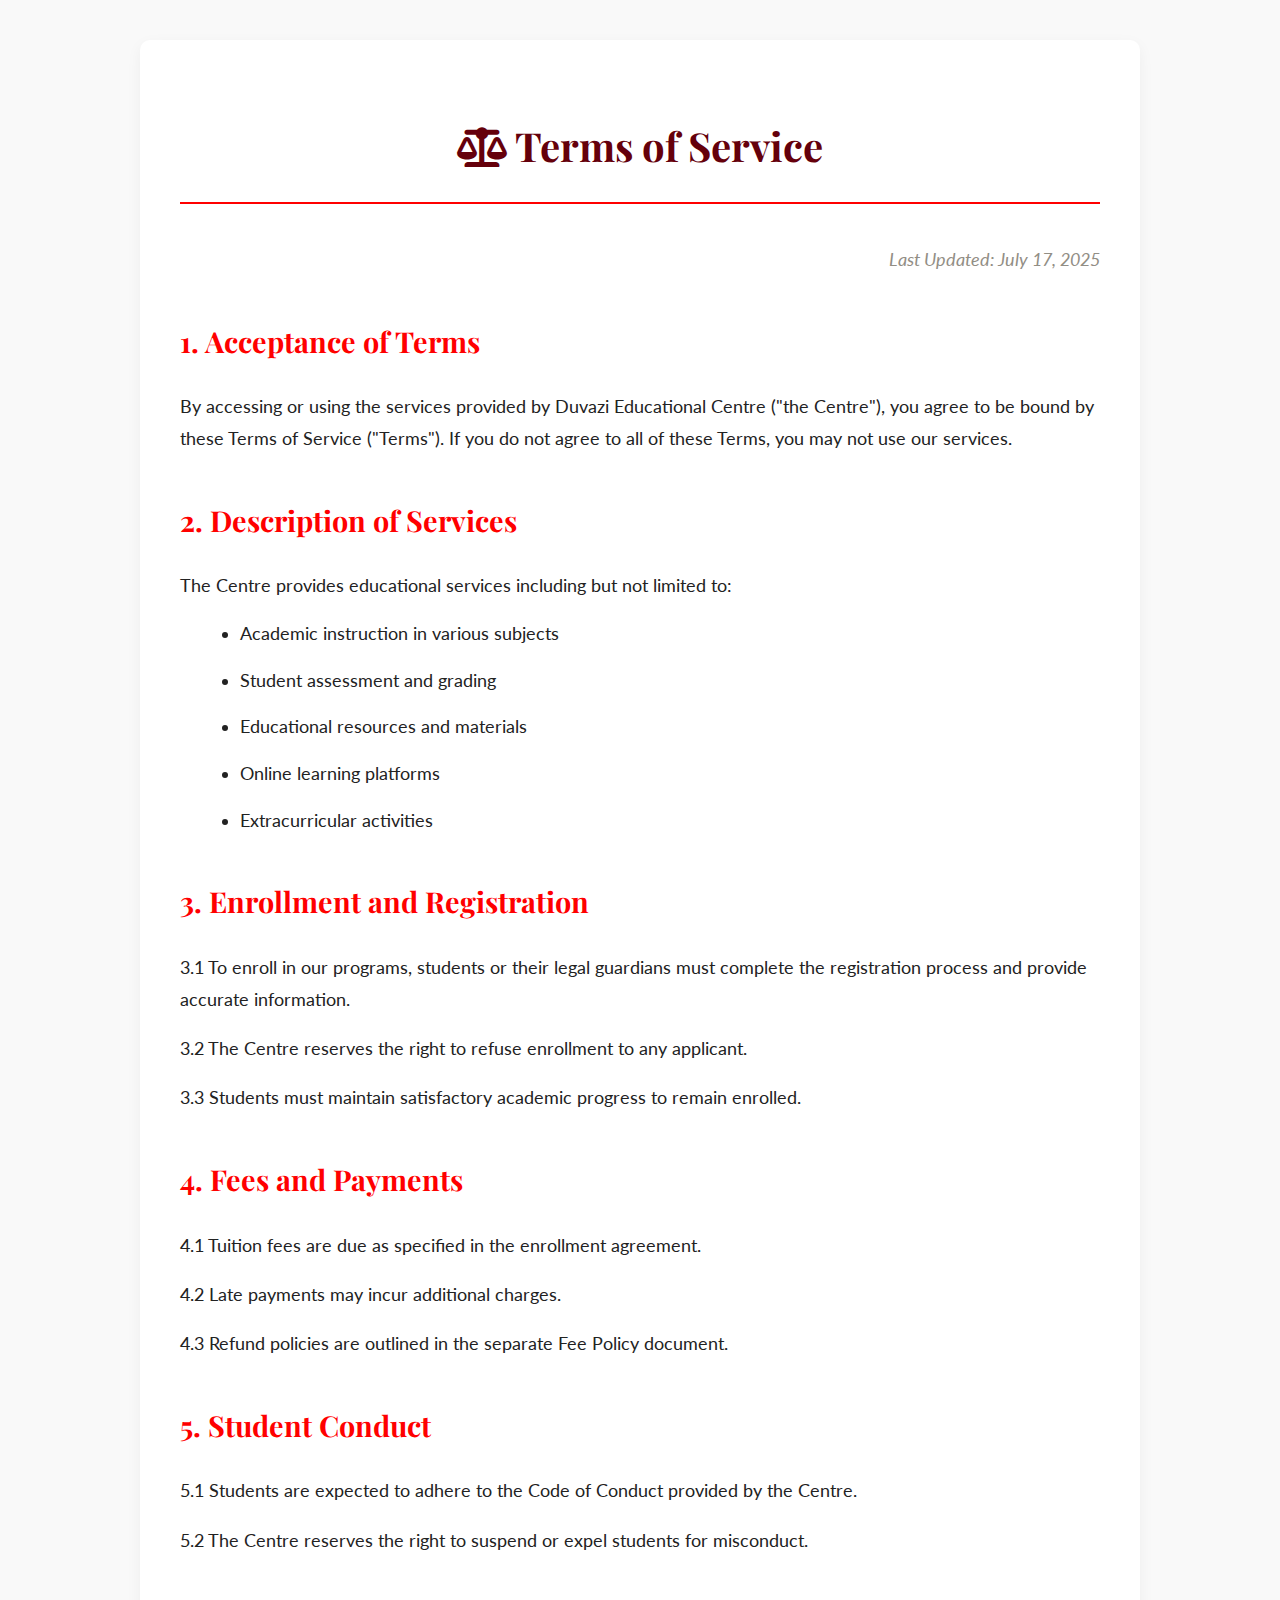
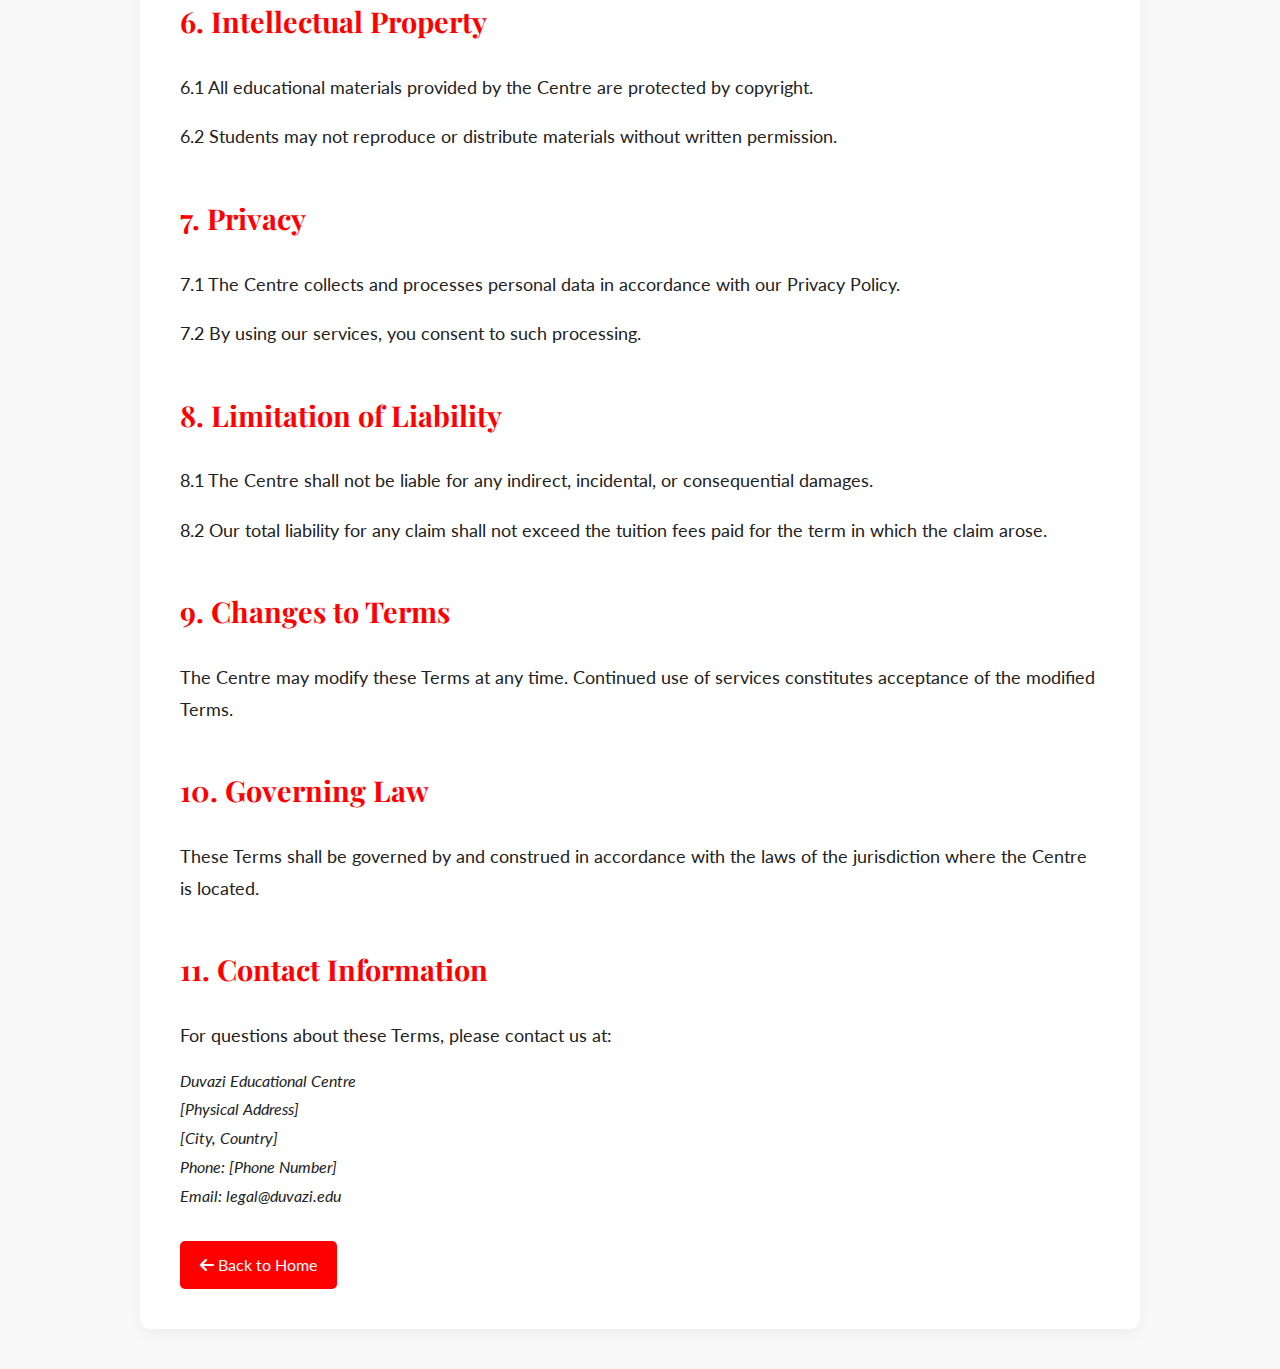
<file: HTML/terms.html>
<!DOCTYPE html>
<html lang="en">
<head>
    <meta charset="UTF-8">
    <meta name="viewport" content="width=device-width, initial-scale=1.0">
    <title>Terms of Service - Duvazi Educational Centre</title>
    <link href="https://fonts.googleapis.com/css2?family=Playfair+Display:wght@400;700&family=Lato:wght@300;400;700&display=swap" rel="stylesheet">
    <link rel="stylesheet" href="https://cdnjs.cloudflare.com/ajax/libs/font-awesome/6.0.0-beta3/css/all.min.css">
    <link rel="stylesheet" href="/STYLES/terms.css">
    <style>
        /* Reuse your existing CSS with some additions */
        :root {
            --primary: #FF0000;
            --primary-dark: #CC0000;
            --secondary: #928E85;
            --light: #FFB6C1;
            --dark: #65000B;
            --white: #FFFFFF;
            --black: #222222;
        }
        
        body {
            font-family: 'Lato', sans-serif;
            line-height: 1.8;
            color: var(--black);
            max-width: 1000px;
            margin: 0 auto;
            padding: 40px 20px;
            background-color: #f9f9f9;
        }
        
        .terms-container {
            background-color: var(--white);
            padding: 40px;
            border-radius: 10px;
            box-shadow: 0 5px 15px rgba(0,0,0,0.05);
        }
        
        h1, h2, h3 {
            font-family: 'Playfair Display', serif;
            color: var(--dark);
            margin-top: 30px;
        }
        
        h1 {
            font-size: 2.5rem;
            text-align: center;
            margin-bottom: 40px;
            border-bottom: 2px solid var(--primary);
            padding-bottom: 20px;
        }
        
        h2 {
            font-size: 1.8rem;
            margin-top: 40px;
            color: var(--primary);
        }
        
        h3 {
            font-size: 1.4rem;
            margin-top: 30px;
        }
        
        p, li {
            margin-bottom: 15px;
            font-size: 1.1rem;
        }
        
        ul, ol {
            margin-left: 20px;
            margin-bottom: 20px;
        }
        
        a {
            color: var(--primary);
            text-decoration: none;
        }
        
        a:hover {
            text-decoration: underline;
        }
        
        .last-updated {
            text-align: right;
            font-style: italic;
            color: var(--secondary);
            margin-bottom: 30px;
        }
        
        .back-btn {
            display: inline-block;
            margin-top: 30px;
            padding: 10px 20px;
            background-color: var(--primary);
            color: white;
            border-radius: 5px;
            transition: all 0.3s;
        }
        
        .back-btn:hover {
            background-color: var(--primary-dark);
            text-decoration: none;
        }
        
        @media (max-width: 768px) {
            body {
                padding: 20px 15px;
            }
            
            .terms-container {
                padding: 25px;
            }
            
            h1 {
                font-size: 2rem;
            }
        }
    </style>
</head>
<body>
    <div class="terms-container">
        <h1><i class="fas fa-balance-scale"></i> Terms of Service</h1>
        <p class="last-updated">Last Updated: July 17, 2025</p>
        
        <h2>1. Acceptance of Terms</h2>
        <p>By accessing or using the services provided by Duvazi Educational Centre ("the Centre"), you agree to be bound by these Terms of Service ("Terms"). If you do not agree to all of these Terms, you may not use our services.</p>
        
        <h2>2. Description of Services</h2>
        <p>The Centre provides educational services including but not limited to:</p>
        <ul>
            <li>Academic instruction in various subjects</li>
            <li>Student assessment and grading</li>
            <li>Educational resources and materials</li>
            <li>Online learning platforms</li>
            <li>Extracurricular activities</li>
        </ul>
        
        <h2>3. Enrollment and Registration</h2>
        <p>3.1 To enroll in our programs, students or their legal guardians must complete the registration process and provide accurate information.</p>
        <p>3.2 The Centre reserves the right to refuse enrollment to any applicant.</p>
        <p>3.3 Students must maintain satisfactory academic progress to remain enrolled.</p>
        
        <h2>4. Fees and Payments</h2>
        <p>4.1 Tuition fees are due as specified in the enrollment agreement.</p>
        <p>4.2 Late payments may incur additional charges.</p>
        <p>4.3 Refund policies are outlined in the separate Fee Policy document.</p>
        
        <h2>5. Student Conduct</h2>
        <p>5.1 Students are expected to adhere to the Code of Conduct provided by the Centre.</p>
        <p>5.2 The Centre reserves the right to suspend or expel students for misconduct.</p>
        
        <h2>6. Intellectual Property</h2>
        <p>6.1 All educational materials provided by the Centre are protected by copyright.</p>
        <p>6.2 Students may not reproduce or distribute materials without written permission.</p>
        
        <h2>7. Privacy</h2>
        <p>7.1 The Centre collects and processes personal data in accordance with our Privacy Policy.</p>
        <p>7.2 By using our services, you consent to such processing.</p>
        
        <h2>8. Limitation of Liability</h2>
        <p>8.1 The Centre shall not be liable for any indirect, incidental, or consequential damages.</p>
        <p>8.2 Our total liability for any claim shall not exceed the tuition fees paid for the term in which the claim arose.</p>
        
        <h2>9. Changes to Terms</h2>
        <p>The Centre may modify these Terms at any time. Continued use of services constitutes acceptance of the modified Terms.</p>
        
        <h2>10. Governing Law</h2>
        <p>These Terms shall be governed by and construed in accordance with the laws of the jurisdiction where the Centre is located.</p>
        
        <h2>11. Contact Information</h2>
        <p>For questions about these Terms, please contact us at:</p>
        <address>
            Duvazi Educational Centre<br>
            [Physical Address]<br>
            [City, Country]<br>
            Phone: [Phone Number]<br>
            Email: legal@duvazi.edu
        </address>
        
        <a href="/index.html" class="back-btn"><i class="fas fa-arrow-left"></i> Back to Home</a>
    </div>
</body>
</html>
</file>
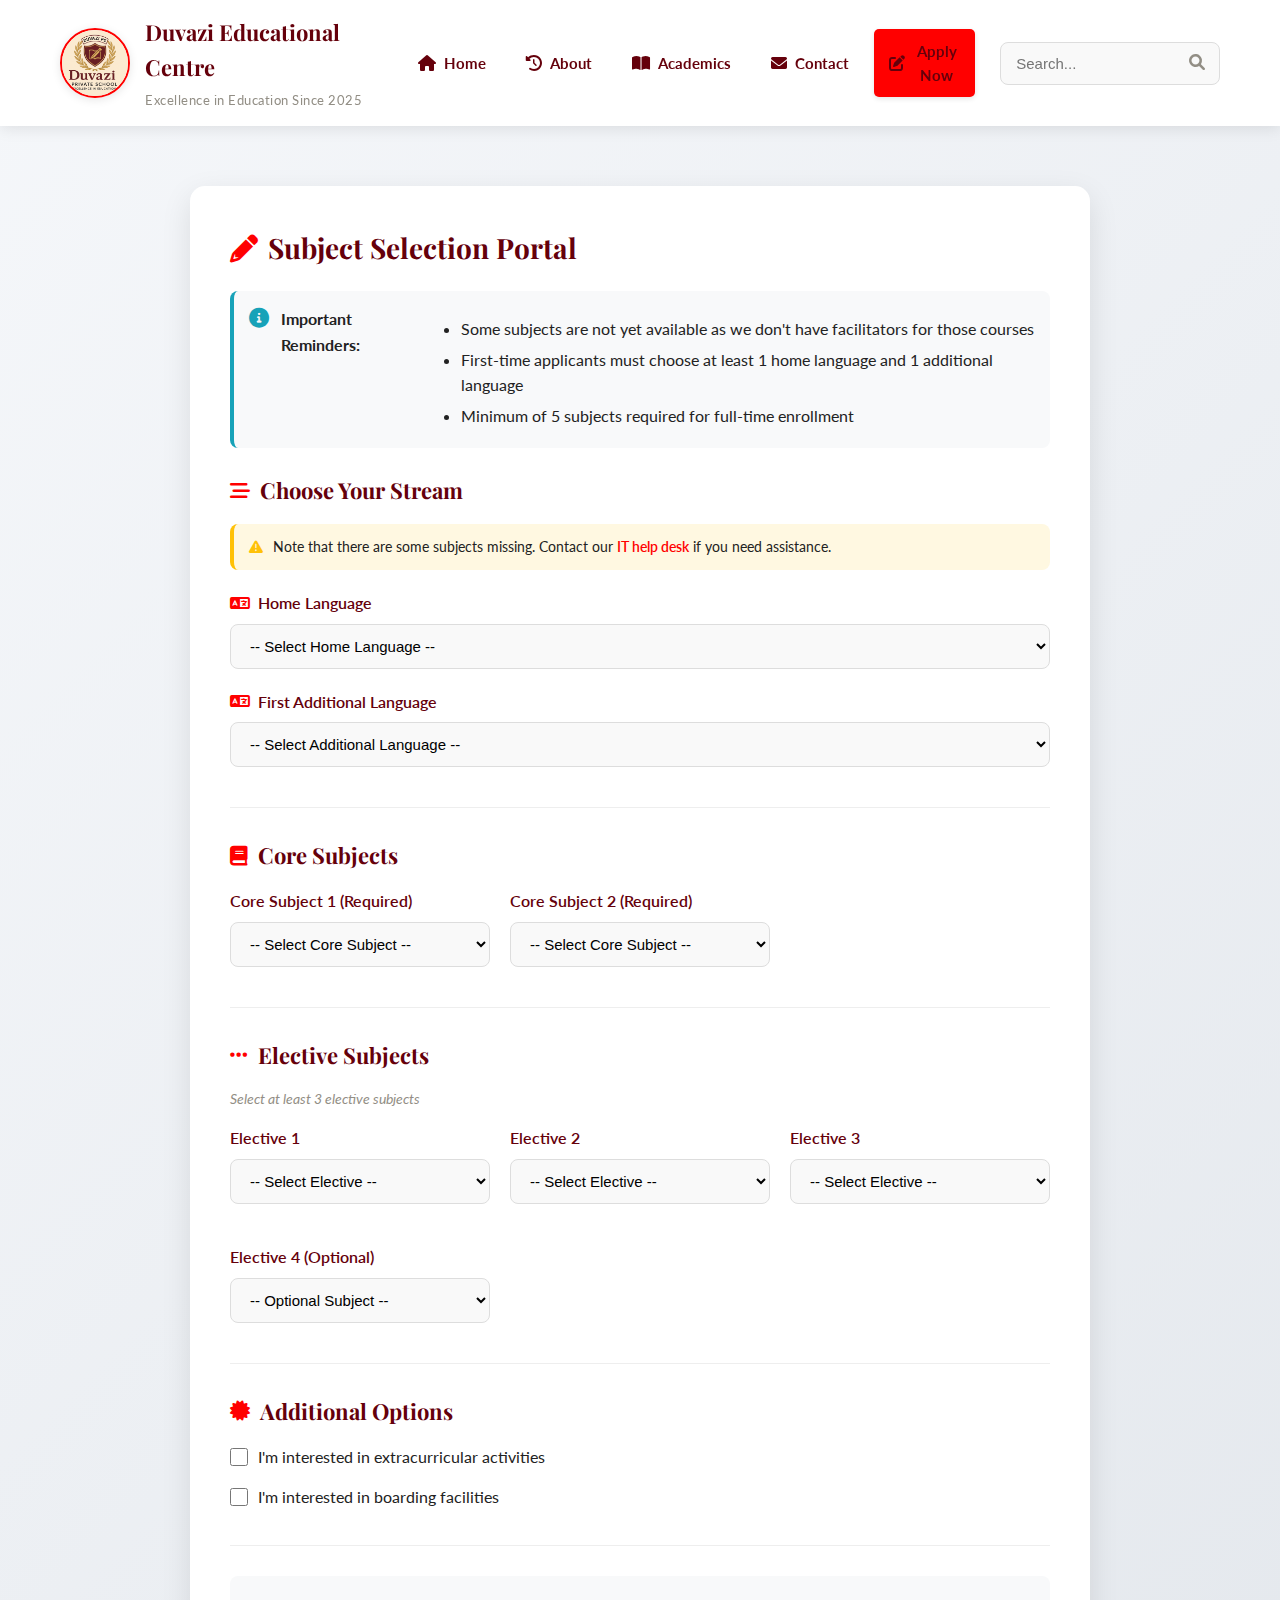
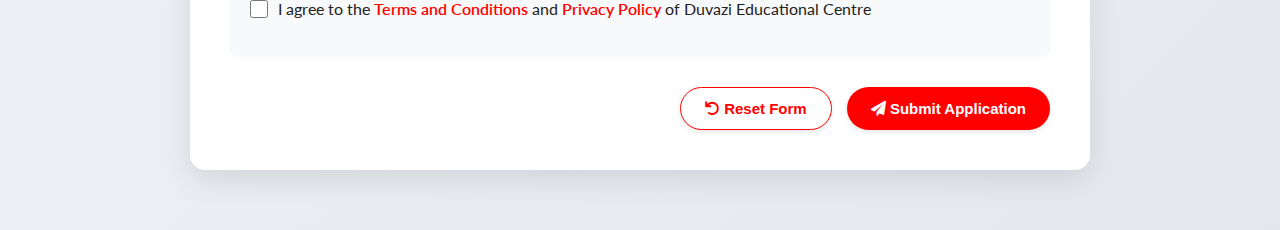
<file: TESTS/test.html>
<!DOCTYPE html>
<html lang="en">
<head>
    <meta charset="UTF-8">
    <meta name="viewport" content="width=device-width, initial-scale=1.0">
    <link href="https://fonts.googleapis.com/css2?family=Playfair+Display:wght@400;700&family=Lato:wght@300;400;700&display=swap" rel="stylesheet">
    <link rel="stylesheet" href="https://cdnjs.cloudflare.com/ajax/libs/font-awesome/6.0.0-beta3/css/all.min.css">
    <link rel="stylesheet" href="/TESTS/text.css">
    <link rel="icon" type="image/jpeg" href="/pics/Updated DPS.png">
    <title>Subject Selection - Duvazi Educational Centre</title>
</head>
<body>
    <header class="header">
        <div class="container">
            <div class="logo">
                <img src="/pics/Updated DPS.png" alt="Duvazi Logo">
                <div class="logo-text">
                    <h1>Duvazi Educational Centre</h1>
                    <p>Excellence in Education Since 2025</p>
                </div>
            </div>
            
            <nav class="navbar">
                <div class="nav-links">
                    <a href="/index.html"><i class="fas fa-home"></i> Home</a>
                    <a href="/HTML/about.html"><i class="fas fa-history"></i> About</a>
                    <a href="/HTML/academics.html"><i class="fas fa-book-open"></i> Academics</a>
                    <a href="/HTML/contact.html"><i class="fas fa-envelope"></i> Contact</a>
                    <a href="/DATABASES/signup.html" class="btn btn-apply"><i class="fas fa-edit"></i> Apply Now</a>
                </div>
                
                <div class="search-container">
                    <input type="text" class="search" placeholder="Search...">
                    <button class="search-btn"><i class="fas fa-search"></i></button>
                </div>
            </nav>
            
            <div class="mobile-menu-btn">
                <i class="fas fa-bars"></i>
            </div>
        </div>
    </header>

    <section class="application">
        <div class="application-container">
           <div class="application-reminder">
             <h1><i class="fas fa-pencil-alt"></i> Subject Selection Portal</h1>
             <div class="alert alert-info">
                <i class="fas fa-info-circle"></i>
                <p><strong>Important Reminders:</strong></p>
                <ul>
                    <li>Some subjects are not yet available as we don't have facilitators for those courses</li>
                    <li>First-time applicants must choose at least 1 home language and 1 additional language</li>
                    <li>Minimum of 5 subjects required for full-time enrollment</li>
                </ul>
             </div>
           </div>

           <form id="subjectSelectionForm" action="/submit-application" method="post">
              <div class="form-section">
                <h3><i class="fas fa-stream"></i> Choose Your Stream</h3>
                <div class="notification-box">
                    <i class="fas fa-exclamation-triangle"></i>
                    <p>Note that there are some subjects missing. Contact our <a href="/HTML/contact.html">IT help desk</a> if you need assistance.</p>
                </div>
                
                <div class="form-group">
                    <label for="homeLanguage"><i class="fas fa-language"></i> Home Language</label>
                    <select id="homeLanguage" name="homeLanguage" required>
                        <option value="">-- Select Home Language --</option>
                        <option value="english">English Home Language</option>
                        <option value="xitsonga">Xitsonga Home Language</option>
                        <option value="afrikaans">Afrikaans Home Language</option>
                        <option value="zulu">IsiZulu Home Language</option>
                    </select>
                </div>

                <div class="form-group">
                    <label for="additionalLanguage"><i class="fas fa-language"></i> First Additional Language</label>
                    <select id="additionalLanguage" name="additionalLanguage" required>
                        <option value="">-- Select Additional Language --</option>
                        <option value="english">English First Additional</option>
                        <option value="xitsonga">Xitsonga First Additional</option>
                        <option value="afrikaans">Afrikaans First Additional</option>
                        <option value="zulu">IsiZulu First Additional</option>
                        <option value="french">French First Additional</option>
                    </select>
                </div>
              </div>

              <div class="form-section">
                <h3><i class="fas fa-book"></i> Core Subjects</h3>
                <div class="subject-grid">
                    <div class="form-group">
                        <label for="coreSubject1">Core Subject 1 (Required)</label>
                        <select id="coreSubject1" name="coreSubject1" required>
                            <option value="">-- Select Core Subject --</option>
                            <option value="mathematics">Mathematics</option>
                            <option value="maths_lit">Mathematical Literacy</option>
                            <option value="life_orientation">Life Orientation</option>
                        </select>
                    </div>

                    <div class="form-group">
                        <label for="coreSubject2">Core Subject 2 (Required)</label>
                        <select id="coreSubject2" name="coreSubject2" required>
                            <option value="">-- Select Core Subject --</option>
                            <option value="life_sciences">Life Sciences</option>
                            <option value="physical_science">Physical Science</option>
                            <option value="geography">Geography</option>
                        </select>
                    </div>
                </div>
              </div>

              <div class="form-section">
                <h3><i class="fas fa-ellipsis-h"></i> Elective Subjects</h3>
                <p class="form-instruction">Select at least 3 elective subjects</p>
                <div class="subject-grid">
                    <div class="form-group">
                        <label for="elective1">Elective 1</label>
                        <select id="elective1" name="elective1">
                            <option value="">-- Select Elective --</option>
                            <option value="accounting">Accounting</option>
                            <option value="business">Business Studies</option>
                            <option value="economics">Economics</option>
                            <option value="history">History</option>
                            <option value="tourism">Tourism</option>
                        </select>
                    </div>

                    <div class="form-group">
                        <label for="elective2">Elective 2</label>
                        <select id="elective2" name="elective2">
                            <option value="">-- Select Elective --</option>
                            <option value="dramatic_arts">Dramatic Arts</option>
                            <option value="music">Music</option>
                            <option value="visual_arts">Visual Arts</option>
                            <option value="design">Design</option>
                        </select>
                    </div>

                    <div class="form-group">
                        <label for="elective3">Elective 3</label>
                        <select id="elective3" name="elective3">
                            <option value="">-- Select Elective --</option>
                            <option value="computer_science">Computer Science</option>
                            <option value="it">Information Technology</option>
                            <option value="engineering">Engineering Graphics</option>
                            <option value="agriculture">Agricultural Science</option>
                        </select>
                    </div>

                    <div class="form-group">
                        <label for="elective4">Elective 4 (Optional)</label>
                        <select id="elective4" name="elective4">
                            <option value="">-- Optional Subject --</option>
                            <option value="religion">Religion Studies</option>
                            <option value="consumer">Consumer Studies</option>
                            <option value="hospitality">Hospitality Studies</option>
                        </select>
                    </div>
                </div>
              </div>

              <div class="form-section">
                <h3><i class="fas fa-certificate"></i> Additional Options</h3>
                <div class="checkbox-group">
                    <input type="checkbox" id="extracurricular" name="extracurricular">
                    <label for="extracurricular">I'm interested in extracurricular activities</label>
                </div>
                <div class="checkbox-group">
                    <input type="checkbox" id="boarding" name="boarding">
                    <label for="boarding">I'm interested in boarding facilities</label>
                </div>
              </div>

              <div class="terms-and-services">
                <div class="checkbox-group">
                    <input type="checkbox" id="terms" name="terms" required>
                    <label for="terms">I agree to the <a href="/terms.html" target="_blank">Terms and Conditions</a> and <a href="/privacy.html" target="_blank">Privacy Policy</a> of Duvazi Educational Centre</label>
                </div>
              </div>
              
              <div class="form-actions">
                <button type="reset" class="btn btn-secondary"><i class="fas fa-undo"></i> Reset Form</button>
                <button type="submit" class="btn btn-primary"><i class="fas fa-paper-plane"></i> Submit Application</button>
              </div>
           </form>
        </div>
    </section>

    <!-- Mobile Menu (hidden by default) -->
    <div class="mobile-menu">
        <div class="mobile-menu-header">
            <img src="/pics/Updated DPS.png" alt="Duvazi Logo">
            <div class="mobile-menu-close">
                <i class="fas fa-times"></i>
            </div>
        </div>
        <div class="mobile-menu-links">
            <a href="/index.html"><i class="fas fa-home"></i> Home</a>
            <a href="/HTML/about.html"><i class="fas fa-history"></i> About</a>
            <a href="/HTML/academics.html"><i class="fas fa-book-open"></i> Academics</a>
            <a href="/HTML/contact.html"><i class="fas fa-envelope"></i> Contact</a>
            <a href="/DATABASES/signup.html" class="mobile-apply-btn"><i class="fas fa-edit"></i> Apply Now</a>
        </div>
        <div class="mobile-search-container">
            <input type="text" placeholder="Search...">
            <button class="mobile-search-btn"><i class="fas fa-search"></i></button>
        </div>
    </div>
 
    <script>
    // Mobile Menu Toggle
    const mobileMenuBtn = document.querySelector('.mobile-menu-btn');
    const mobileMenu = document.querySelector('.mobile-menu');
    const mobileMenuClose = document.querySelector('.mobile-menu-close');
    const menuOverlay = document.createElement('div');
    menuOverlay.classList.add('menu-overlay');
    document.body.appendChild(menuOverlay);

    mobileMenuBtn.addEventListener('click', () => {
        mobileMenu.classList.add('active');
        menuOverlay.classList.add('active');
        document.body.style.overflow = 'hidden';
    });

    mobileMenuClose.addEventListener('click', () => {
        mobileMenu.classList.remove('active');
        menuOverlay.classList.remove('active');
        document.body.style.overflow = '';
    });

    menuOverlay.addEventListener('click', () => {
        mobileMenu.classList.remove('active');
        menuOverlay.classList.remove('active');
        document.body.style.overflow = '';
    });

    // Close menu when clicking on links
    const mobileLinks = document.querySelectorAll('.mobile-menu-links a');
    mobileLinks.forEach(link => {
        link.addEventListener('click', () => {
            mobileMenu.classList.remove('active');
            menuOverlay.classList.remove('active');
            document.body.style.overflow = '';
        });
    });

    // Form validation
    document.getElementById('subjectSelectionForm').addEventListener('submit', function(e) {
        const homeLang = document.getElementById('homeLanguage').value;
        const addLang = document.getElementById('additionalLanguage').value;
        
        if (homeLang === addLang) {
            e.preventDefault();
            alert('Your home language and additional language cannot be the same.');
        }
    });
    </script>
</body>
</html>
</file>
<file: DATABASES/login.css>
:root {
    --primary: #FF0000;
    --primary-dark: #CC0000;
    --secondary: #928E85;
    --secondary-light: #B3B0A8;
    --light: #FFB6C1;
    --light-accent: #FFD1DC;
    --dark: #65000B;
    --dark-accent: #4A0008;
    --white: #FFFFFF;
    --black: #222222;
    --gray: #F5F5F5;
}

* {
    margin: 0;
    padding: 0;
    box-sizing: border-box;
}

body {
    font-family: 'Lato', sans-serif;
    color: var(--black);
    line-height: 1.6;
    background-color: var(--light);
    background: linear-gradient(90deg,#FF0000,#B3B0A8,#B3B0A8);
    display: flex;
    flex-direction: column;
}


.header {
    background-color: var(--white);
    box-shadow: 0 2px 10px rgba(0, 0, 0, 0.1);
    position: sticky;
    top: 0;
    z-index: 100;
    padding: 15px 0;
}

.header .container {
    display: flex;
    justify-content: space-between;
    align-items: center;
}

.logo {
    display: flex;
    align-items: center;
    transition: all 0.3s ease;
}

.logo:hover{
    transform: translateY(-2px);
}

.logo img {
    height: 100px;
    width: fit-content;
    border-radius: 50%;
    margin-right: 10px;
    object-fit: contain;
    border: 2px solid var(--primary);
}

.logo-text h1 {
    color: var(--dark);
    font-size: 24px;
    margin-bottom: 5px;
}

.logo-text p {
    color: var(--secondary);
    font-size: 14px;
}

.navbar {
    display: flex;
    align-items: center;
}


/* nav menu */
.nav-links {
    display: flex;
    margin-right: 20px;
}

.navbar a {
    color: var(--dark);
    text-decoration: none;
    font-weight: 700;
    padding: 10px 15px;
    margin: 0 5px;
    border-radius: 5px;
    transition: all 0.3s ease;
    display: flex;
    align-items: center;
}

.navbar a i {
    margin-right: 8px;
}

.navbar a:hover {
    background-color: var(--light);
    color: var(--dark);
}

.navbar a.active {
    background-color: var(--primary);
    color: var(--white);
}

/* Buttons */
.btn {
    display: inline-block;
    padding: 10px 20px;
    border-radius: 5px;
    font-weight: 700;
    text-align: center;
    transition: all 0.3s ease;
    cursor: pointer;
}

.btn-apply {
    background-color: var(--primary);
    color: var(--white);
    border: 2px solid var(--primary);
}

.btn-apply:hover {
    background-color: var(--primary-dark);
    border-color: var(--primary-dark);
}

.btn-primary {
    background-color: var(--primary);
    color: var(--white);
    border: 2px solid var(--primary);
}

.btn-primary:hover {
    background-color: var(--primary-dark);
    border-color: var(--primary-dark);
}

.btn-secondary {
    background-color: transparent;
    color: var(--white);
    border: 2px solid var(--white);
}

.btn-secondary:hover {
    background-color: rgba(255, 255, 255, 0.1);
}

.password{
    background-color: white;
    border-radius: 55px;
    width: 400px;
    height: 35px;
    
}

.password i{
    font-size: 18px;
    margin-left: 10px;
    cursor: pointer;
}

.fa-eye{
    color: black;
}

.fa-eye-slash{
    color: #9b9b9b;
}

.hide{
    display: none;

}

/* Search */
.search-container {
    position: relative;
    display: flex;
    align-items: center;
}

.search {
    padding: 8px 15px;
    padding-right: 35px;
    border: 1px solid var(--secondary-light);
    border-radius: 20px;
    outline: none;
    width: 200px;
    transition: all 0.3s ease;
}

.search:focus {
    border-color: var(--primary);
    box-shadow: 0 0 5px rgba(255, 0, 0, 0.2);
}

.search-btn {
    position: absolute;
    right: 10px;
    background: none;
    border: none;
    color: var(--secondary);
    cursor: pointer;
}

/* Login Form */
.login-section{
    display: flex;
    justify-content: center;
    align-items: center;
    margin-top: 60px;
    margin-bottom: 32px;
}

.heading{
    text-align: center;
    font-family: sans-serif;
}

.login-container{
    box-sizing: border-box;
    box-shadow: 0px 0px 5px black;
    background-color: transparent;
    background: transparent;
    padding: 55px;
    border-radius: 55px;
}

form input{
    height: 35px;
    width: 300px;
    border-radius: 55px;
}

form p{
    padding: 6px;
}

.signup{
    display: flex;
    justify-content: center;
    align-items: center;
}

.signup button{
    padding: 5px;
    margin-top: 10px;
    justify-content: center;
    align-items: center;
    text-align: center;
    background-color: var(--primary);
    border-radius: 10px;
    color: white;
    display: flex;
    height: 35px;
    width: 75px;
    font-size: larger;
    cursor: pointer;
}

button:hover{
    transform: translateY(-2px);
    transition: all 0.3s ease;
}

#account{
    text-align: center;
    padding: 10px;
}

#account a{
    text-decoration: none;
}

.media{
    display: flex;
    justify-content: center;
    align-items: center;
}

.media a{
    text-decoration: none;
}

.media i{
    border-radius: 55%;
    height: 36px;
    display: flex;
    align-items: center;
    justify-content: center;
    width: 36px;
    font-size: 28px;
    text-decoration: none;
    margin-left: 5px;
}

.fa-facebook-f{
    color: white;
    background: blue;
}

.fa-linkedin-in{
    color: white;
    background: blue;
}

.fa-twitter{
    color: blue;
    background-color: white;
}

.fa-instagram{
    background: linear-gradient(red,black);
    color: white;
}

.media i:hover{
    transform: translateY(-2px);
    transition: 0.3 ease all;
}

.login-form  a{
    text-decoration: none;
    color: purple;
}

.password{
    width: fit-content;
}
.password i{
    font-size: 18px;
    margin-left: 10px;
    cursor: pointer;
}

.fa-eye{
    color: black;
}

.fa-eye-slash{
    color: #9b9b9b;
}

.hide{
    display: none;

}

input:hover{
    transform: translateY(-2px);
}

/*Footer */

.footer{
    text-align: center;
    background-color: var(--primary);
    color: black;
    padding: 10px;
    margin-top: 15px;
    width: 100%;
    border-radius: 15px;
}

.footer p{
    color: white;
    position: relative;
    bottom: 0;
    left: 0;
}

.footer a{
    color: white;
    position: relative;
    bottom: 0;
    left: 0;
}

/* mobile menu */

.mobile-menu-btn {
    display: none;
    font-size: 24px;
    cursor: pointer;
    color: var(--dark);
    margin-left: 15px;
}

.mobile-menu {
    position: fixed;
    top: 0;
    left: -100%;
    width: 85%;
    height: 100vh;
    background-color: var(--white);
    box-shadow: 2px 0 10px rgba(0, 0, 0, 0.1);
    z-index: 1000;
    transition: left 0.3s ease;
    display: flex;
    flex-direction: column;
}



.mobile-menu.active {
    left: 0;
}

.mobile-menu-header {
    display: flex;
    justify-content: space-between;
    align-items: center;
    padding: 20px;
    background-color: var(--secondary);
    border-bottom: 1px solid var(--secondary-light);
}

.mobile-menu-header img {
    height: 50px;
    width: 50px;
    border-radius: 50%;
}

.mobile-menu-close {
    font-size: 24px;
    color: var(--dark);
    cursor: pointer;
}

.mobile-menu-links {
    display: flex;
    flex-direction: column;
    padding: 20px;
    flex-grow: 1;
}

.mobile-menu-links a {
    padding: 15px;
    margin: 5px 0;
    color: var(--dark);
    text-decoration: none;
    font-weight: 700;
    border-radius: 5px;
    display: flex;
    align-items: center;
    transition: all 0.3s ease;
}

.mobile-menu-links a i {
    margin-right: 15px;
    width: 20px;
    text-align: center;
}

.mobile-menu-links a:hover {
    background-color: var(--light);
    color: var(--dark);
}

.mobile-menu-links a.active {
    background-color: var(--primary);
    color: var(--white);
}

.mobile-apply-btn {
    background-color: var(--primary);
    color: var(--white) !important;
    justify-content: center;
    margin-top: 20px !important;
}

.mobile-search-container {
    padding: 20px;
    position: relative;
    border-top: 1px solid var(--gray);
}

.mobile-search-container input {
    width: 100%;
    padding: 10px 15px;
    padding-right: 40px;
    border: 1px solid var(--secondary-light);
    border-radius: 20px;
    outline: none;
}

.mobile-search-btn {
    position: absolute;
    right: 30px;
    top: 30px;
    background: none;
    border: none;
    color: var(--secondary);
    cursor: pointer;
}

/* Overlay when menu is open */
.menu-overlay {
    position: fixed;
    top: 0;
    left: 0;
    right: 0;
    bottom: 0;
    background-color: rgba(0, 0, 0, 0.5);
    z-index: 999;
    display: none;
}

.menu-overlay.active {
    display: block;
}

/* Show mobile menu button on smaller screens */
@media (max-width: 992px) {
    .mobile-menu-btn {
        display: block;
    }
    
    .navbar {
        display: none;
    }
}

/* Responsive Design */
@media (max-width: 992px) {
    .nav-links {
        display: none;
    }
    
    .search-container {
        display: none;
    }
    
    .mobile-menu-btn {
        display: block;
    }
    
    .hero h2 {
        font-size: 36px;
    }
    
    .hero p {
        font-size: 18px;
    }
}

@media (max-width: 576px) {
    .logo-text h1 {
        font-size: 20px;
    }
    
    .logo-text p {
        font-size: 12px;
    }
    
    .hero h2 {
        font-size: 28px;
    }
    
    .hero-buttons {
        flex-direction: column;
        gap: 10px;
    }
    
    .btn {
        width: 100%;
    }
}
</file>
<file: DATABASES/signup.css>
:root {
    --primary: #FF0000;
    --primary-dark: #CC0000;
    --secondary: #928E85;
    --secondary-light: #B3B0A8;
    --light: #FFB6C1;
    --light-accent: #FFD1DC;
    --dark: #65000B;
    --dark-accent: #4A0008;
    --white: #FFFFFF;
    --black: #222222;
    --gray: #F5F5F5;
}

* {
    margin: 0;
    padding: 0;
    box-sizing: border-box;
}

body {
    font-family: 'Lato', sans-serif;
    color: var(--black);
    line-height: 1.6;
    background-color: var(--light);
    background: linear-gradient(90deg,#FF0000,#B3B0A8,#B3B0A8);
}


.header {
    background-color: var(--white);
    box-shadow: 0 2px 10px rgba(0, 0, 0, 0.1);
    position: sticky;
    top: 0;
    z-index: 100;
    padding: 15px 0;
}

.header .container {
    display: flex;
    justify-content: space-between;
    align-items: center;
}

.logo {
    display: flex;
    align-items: center;
    transition: all 0.3s ease;
}

.logo:hover{
    transform: translateY(-2px);
}

.logo img {
    height: 100px;
    width: fit-content;
    border-radius: 50%;
    margin-right: 10px;
    object-fit: contain;
    border: 2px solid var(--primary);
}

.logo-text h1 {
    color: var(--dark);
    font-size: 24px;
    margin-bottom: 5px;
}

.logo-text p {
    color: var(--secondary);
    font-size: 14px;
}

.navbar {
    display: flex;
    align-items: center;
}


/* nav menu */
.nav-links {
    display: flex;
    margin-right: 20px;
}

.navbar a {
    color: var(--dark);
    text-decoration: none;
    font-weight: 700;
    padding: 10px 15px;
    margin: 0 5px;
    border-radius: 5px;
    transition: all 0.3s ease;
    display: flex;
    align-items: center;
}

.navbar a i {
    margin-right: 8px;
}

.navbar a:hover {
    background-color: var(--light);
    color: var(--dark);
}

.navbar a.active {
    background-color: var(--primary);
    color: var(--white);
}

/* Buttons */
.btn {
    display: inline-block;
    padding: 10px 20px;
    border-radius: 5px;
    font-weight: 700;
    text-align: center;
    transition: all 0.3s ease;
    cursor: pointer;
}

.btn-apply {
    background-color: var(--primary);
    color: var(--white);
    border: 2px solid var(--primary);
}

.btn-apply:hover {
    background-color: var(--primary-dark);
    border-color: var(--primary-dark);
}

.btn-primary {
    background-color: var(--primary);
    color: var(--white);
    border: 2px solid var(--primary);
}

.btn-primary:hover {
    background-color: var(--primary-dark);
    border-color: var(--primary-dark);
}

.btn-secondary {
    background-color: transparent;
    color: var(--white);
    border: 2px solid var(--white);
}

.btn-secondary:hover {
    background-color: rgba(255, 255, 255, 0.1);
}


.password{
    background-color: white;
    border-radius: 55px;
    width: 400px;
    height: 35px;
    
}

.password i{
    font-size: 18px;
    margin-left: 10px;
    cursor: pointer;
}

.fa-eye{
    color: black;
}

.fa-eye-slash{
    color: #9b9b9b;
}

.hide{
    display: none;

}

/* Search */
.search-container {
    position: relative;
    display: flex;
    align-items: center;
}

.search {
    padding: 8px 15px;
    padding-right: 35px;
    border: 1px solid var(--secondary-light);
    border-radius: 20px;
    outline: none;
    width: 200px;
    transition: all 0.3s ease;
}

.search:focus {
    border-color: var(--primary);
    box-shadow: 0 0 5px rgba(255, 0, 0, 0.2);
}

.search-btn {
    position: absolute;
    right: 10px;
    background: none;
    border: none;
    color: var(--secondary);
    cursor: pointer;
}

/* Sing Up*/
.signup-section{
    display: flex;
    justify-content: center;
    align-items: center;
}

.signup-form{
    box-sizing: border-box;
    box-shadow: 0px 0px 5px black;
    justify-content: center;
    align-items: center;
    width: 550px;
    height: fit-content;
    display: flex;
    margin-top: 25px;
    border-radius: 55px;
    margin-bottom: 25px;
    padding-bottom: 25px;
    padding-top: 25px;
}

h1{
    text-align: center;
    justify-content: center;
}


.signup-form form{
    justify-content: center;
    align-items: center;
}

.signup-form h1{
    text-align: center;
    font-weight: bold;
}

.signup-form h1:hover{
    transform: translateY(-2px);
    font-size: 30px;
}

.signup-form  input{
    height: 35px;
    width: 400px;
    border-radius: 15px;
    border: transparent;
    padding: 10px;
    border-style: double;
    border-color: red;
}

form{
    justify-content: center;
    align-items: center;
}

form p{
    padding: 10px;
}

#sub{
    text-align: center;
}

.signup{
    display: flex;
    justify-content: center;
    align-items: center;
    text-align: center;
    margin-bottom: 5px;
}

.signup-form h4{
    text-align: center;
    padding: 1px;
}

.signup-form input:hover{
    transform: translateY(-2px);
    background-color: var(--light);
    color: black;
}


.signup-form #email:valid{
    color: green;
}

.signup-form #email:invalid{
    color: red;
}

.checkbox-field{
    align-items: center;
    justify-content: center;
    padding: 0px;
    text-align: center;
}

.checkbox-field input{
    height: 12px;
    width: 12px;
    accent-color: blue;
}

.checkbox-field input:hover{
    transform: translateY(0px);
}

.gender1{
    width: 70%;
    font-size: medium;
    padding: 10px;
    margin: 10px;
}

.signup button{
    padding: 7px;
    margin-top: 10px;
    justify-content: center;
    align-items: center;
    background-color: var(--primary);
    border-radius: 10px;
    color: white;
    display: flex;
    height: 35px;
    width: 87px;
    font-size: 1.4rem;
    cursor: pointer;
    font-weight: bold;
    border-style: outset;
    border-width: 3px;
    border-color: var(--dark-accent);
}

button:hover{
    transform: scale(1.1);
}

.media{
    display: flex;
    justify-content: center;
    align-items: center;
}

.media a{
    text-decoration: none;
}

.media i{
    border-radius: 55%;
    height: 36px;
    display: flex;
    align-items: center;
    justify-content: center;
    width: 36px;
    font-size: 28px;
    text-decoration: none;
    margin-left: 5px;
}

.fa-facebook-f{
    color: white;
    background: blue;
}

.fa-linkedin-in{
    color: white;
    background: blue;
}

.fa-twitter{
    color: blue;
    background-color: white;
}

.fa-instagram{
    background: linear-gradient(red,black);
    color: white;
}

.media i:hover{
    transform: translateY(-2px);
    transition: 0.3 ease all;
    text-shadow: 0px 0px 0px #FFB6C1;
}

.signup-form h4 a{
    text-decoration: none;
    color: purple;
}


/*Footer */

footer p{
    position: sticky;
    background-color: var(--primary);
    padding: 10px;
    border-radius: 15px;
    text-align: center;
    bottom: 0;

}

footer a{
    color: white;
}
/* mobile menu */

.mobile-menu-btn {
    display: none;
    font-size: 24px;
    cursor: pointer;
    color: var(--dark);
    margin-left: 15px;
}

.mobile-menu {
    position: fixed;
    top: 0;
    left: -100%;
    width: 85%;
    height: 100vh;
    background-color: var(--white);
    box-shadow: 2px 0 10px rgba(0, 0, 0, 0.1);
    z-index: 1000;
    transition: left 0.3s ease;
    display: flex;
    flex-direction: column;
}



.mobile-menu.active {
    left: 0;
}

.mobile-menu-header {
    display: flex;
    justify-content: space-between;
    align-items: center;
    padding: 20px;
    background-color: var(--secondary);
    border-bottom: 1px solid var(--secondary-light);
}

.mobile-menu-header img {
    height: 50px;
    width: 50px;
    border-radius: 50%;
}

.mobile-menu-close {
    font-size: 24px;
    color: var(--dark);
    cursor: pointer;
}

.mobile-menu-links {
    display: flex;
    flex-direction: column;
    padding: 20px;
    flex-grow: 1;
}

.mobile-menu-links a {
    padding: 15px;
    margin: 5px 0;
    color: var(--dark);
    text-decoration: none;
    font-weight: 700;
    border-radius: 5px;
    display: flex;
    align-items: center;
    transition: all 0.3s ease;
}

.mobile-menu-links a i {
    margin-right: 15px;
    width: 20px;
    text-align: center;
}

.mobile-menu-links a:hover {
    background-color: var(--light);
    color: var(--dark);
}

.mobile-menu-links a.active {
    background-color: var(--primary);
    color: var(--white);
}

.mobile-apply-btn {
    background-color: var(--primary);
    color: var(--white) !important;
    justify-content: center;
    margin-top: 20px !important;
}

.mobile-search-container {
    padding: 20px;
    position: relative;
    border-top: 1px solid var(--gray);
}

.mobile-search-container input {
    width: 100%;
    padding: 10px 15px;
    padding-right: 40px;
    border: 1px solid var(--secondary-light);
    border-radius: 20px;
    outline: none;
}

.mobile-search-btn {
    position: absolute;
    right: 30px;
    top: 30px;
    background: none;
    border: none;
    color: var(--secondary);
    cursor: pointer;
}

/* Overlay when menu is open */
.menu-overlay {
    position: fixed;
    top: 0;
    left: 0;
    right: 0;
    bottom: 0;
    background-color: rgba(0, 0, 0, 0.5);
    z-index: 999;
    display: none;
}

.menu-overlay.active {
    display: block;
}

/* Show mobile menu button on smaller screens */
@media (max-width: 992px) {
    .mobile-menu-btn {
        display: block;
    }
    
    .navbar {
        display: none;
    }
}

/* Responsive Design */
@media (max-width: 992px) {
    .nav-links {
        display: none;
    }
    
    .search-container {
        display: none;
    }
    
    .mobile-menu-btn {
        display: block;
    }
    
    .hero h2 {
        font-size: 36px;
    }
    
    .hero p {
        font-size: 18px;
    }
}

@media (max-width: 576px) {
    .logo-text h1 {
        font-size: 20px;
    }
    
    .logo-text p {
        font-size: 12px;
    }
    
    .hero h2 {
        font-size: 28px;
    }
    
    .hero-buttons {
        flex-direction: column;
        gap: 10px;
    }
    
    .btn {
        width: 100%;
    }
}
</file>
<file: STYLES/applications.css>
:root {
    --primary: #FF0000;
    --primary-dark: #CC0000;
    --secondary: #928E85;
    --secondary-light: #B3B0A8;
    --light: #FFB6C1;
    --light-accent: #FFD1DC;
    --dark: #65000B;
    --dark-accent: #4A0008;
    --white: #FFFFFF;
    --black: #222222;
    --gray: #F5F5F5;
}

* {
    margin: 0;
    padding: 0;
    box-sizing: border-box;
}

@keyframes mySlide{
    from {margin-left: 100%;}
    to {margin-left: 0%;}
}

body {
    font-family: 'Lato', sans-serif;
    color: var(--black);
    line-height: 1.6;
    background-color: var(--light);
    background: linear-gradient(90deg,#FF0000,#B3B0A8,#B3B0A8);
    animation: mySlide;
    animation-duration: 10s;
    animation-iteration-count: 3;
}

/* Header */
.header {
    background-color: var(--white);
    box-shadow: 0 2px 10px rgba(0, 0, 0, 0.1);
    position: sticky;
    top: 0;
    z-index: 100;
    padding: 15px 0;
}

.header .container {
    display: flex;
    justify-content: space-between;
    align-items: center;
}

.logo {
    display: flex;
    align-items: center;
    transition: all 0.3s ease;
}

.logo:hover{
    transform: translateY(-2px);
}

.logo img {
    height: 100px;
    width: fit-content;
    border-radius: 50%;
    margin-right: 10px;
    object-fit: contain;
    border: 2px solid var(--primary);
   
}


.logo-text h1 {
    color: var(--dark);
    font-size: 24px;
    margin-bottom: 5px;
    text-shadow: 0px 0px 5px var(--primary);
}

.logo-text p {
    color: var(--secondary);
    font-size: 14px;
}

/* Navigation */
.navbar {
    display: flex;
    align-items: center;
}

.nav-links {
    display: flex;
    margin-right: 20px;
}

.navbar a {
    color: var(--dark);
    text-decoration: none;
    font-weight: 700;
    padding: 10px 15px;
    margin: 0 5px;
    border-radius: 5px;
    transition: all 0.3s ease;
    display: flex;
    align-items: center;
}

.navbar a i {
    margin-right: 8px;
}

.navbar a:hover {
    background-color: var(--light);
    color: var(--dark);
}

.navbar a.active {
    background-color: var(--primary);
    color: var(--white);
}

/* Buttons */
.btn {
    display: inline-block;
    padding: 10px 20px;
    border-radius: 5px;
    font-weight: 700;
    text-align: center;
    transition: all 0.3s ease;
    cursor: pointer;
}

.btn-apply {
    background-color: var(--primary);
    color: var(--white);
    border: 2px solid var(--primary);
}

.btn-apply:hover {
    background-color: var(--primary-dark);
    border-color: var(--primary-dark);
}

.btn-primary {
    background-color: var(--primary);
    color: var(--white);
    border: 2px solid var(--primary);
}

.btn-primary:hover {
    background-color: var(--primary-dark);
    border-color: var(--primary-dark);
}

.btn-secondary {
    background-color: transparent;
    color: var(--white);
    border: 2px solid var(--white);
}

.btn-secondary:hover {
    background-color: rgba(255, 255, 255, 0.1);
}

/* Search */
.search-container {
    position: relative;
    display: flex;
    align-items: center;
}

.search {
    padding: 8px 15px;
    padding-right: 35px;
    border: 1px solid var(--secondary-light);
    border-radius: 20px;
    outline: none;
    width: 200px;
    transition: all 0.3s ease;
}

.search:focus {
    border-color: var(--primary);
    box-shadow: 0 0 5px rgba(255, 0, 0, 0.2);
}

.search-btn {
    position: absolute;
    right: 10px;
    background: none;
    border: none;
    color: var(--secondary);
    cursor: pointer;
}

/* Applications Section */

.application{
    display: flex;
    justify-content: center;
    align-items: center;
}


.application-container{
    padding: 50px;
    justify-content: center;
    align-items: center;
    box-sizing: border-box;
    box-shadow: 0px 0px 5px black;
    margin: 15px;
    border-radius: 55px;
    display: block;
}

#notification{
    font-size: 0.7rem;
}

select{
    font-size: 1rem;
    padding: 5px;
    border-style: outset;
    border-width: 3px;
    border-color: var(--primary-dark);
    margin: 5px;
    text-decoration: none;
    width: 260px;
    font-size: 0.8rem;
}

.terms-and-services input{
    accent-color: blue;
}

#languages{
    accent-color: var(--white);
}

form input{
    padding: 3px;
    margin: 3px;
}


/* Mobile Menu */
.mobile-menu {
    position: fixed;
    top: 0;
    left: -100%;
    width: 85%;
    height: 100vh;
    background-color: var(--white);
    box-shadow: 2px 0 10px rgba(0, 0, 0, 0.1);
    z-index: 1000;
    transition: left 0.3s ease;
    display: flex;
    flex-direction: column;
}

.mobile-menu-btn {
    display: none;
    font-size: 24px;
    cursor: pointer;
    color: var(--dark);
    margin-left: 15px;
}

.mobile-menu.active {
    left: 0;
}

.mobile-menu-header {
    display: flex;
    justify-content: space-between;
    align-items: center;
    padding: 20px;
    background-color: var(--secondary);
    border-bottom: 1px solid var(--secondary-light);
}

.mobile-menu-header img {
    height: 50px;
    width: 50px;
    border-radius: 50%;
}

.mobile-menu-close {
    font-size: 24px;
    color: var(--dark);
    cursor: pointer;
}

.mobile-menu-links {
    display: flex;
    flex-direction: column;
    padding: 20px;
    flex-grow: 1;
}

.mobile-menu-links a {
    padding: 15px;
    margin: 5px 0;
    color: var(--dark);
    text-decoration: none;
    font-weight: 700;
    border-radius: 5px;
    display: flex;
    align-items: center;
    transition: all 0.3s ease;
}

.mobile-menu-links a i {
    margin-right: 15px;
    width: 20px;
    text-align: center;
}

.mobile-menu-links a:hover {
    background-color: var(--light);
    color: var(--dark);
}

.mobile-menu-links a.active {
    background-color: var(--primary);
    color: var(--white);
}

.mobile-apply-btn {
    background-color: var(--primary);
    color: var(--white) !important;
    justify-content: center;
    margin-top: 20px !important;
}

.mobile-search-container {
    padding: 20px;
    position: relative;
    border-top: 1px solid var(--gray);
}

.mobile-search-container input {
    width: 100%;
    padding: 10px 15px;
    padding-right: 40px;
    border: 1px solid var(--secondary-light);
    border-radius: 20px;
    outline: none;
}

.mobile-search-btn {
    position: absolute;
    right: 30px;
    top: 30px;
    background: none;
    border: none;
    color: var(--secondary);
    cursor: pointer;
}

/* Overlay when menu is open */
.menu-overlay {
    position: fixed;
    top: 0;
    left: 0;
    right: 0;
    bottom: 0;
    background-color: rgba(0, 0, 0, 0.5);
    z-index: 999;
    display: none;
}

.menu-overlay.active {
    display: block;
}

/* Show mobile menu button on smaller screens */
@media (max-width: 992px) {
    .mobile-menu-btn {
        display: block;
    }
    
    .navbar {
        display: none;
    }
}

/* Responsive Design */
@media (max-width: 992px) {
    .nav-links {
        display: none;
    }
    
    .search-container {
        display: none;
    }
    
    .mobile-menu-btn {
        display: block;
    }
    
    .hero h2 {
        font-size: 36px;
    }
    
    .hero p {
        font-size: 18px;
    }
}

@media (max-width: 576px) {
    .logo-text h1 {
        font-size: 20px;
    }
    
    .logo-text p {
        font-size: 12px;
    }
    
    .hero h2 {
        font-size: 28px;
    }
    
    .hero-buttons {
        flex-direction: column;
        gap: 10px;
    }
    
    .btn {
        width: 100%;
    }
}
</file>
<file: STYLES/contact.css>
:root {
    --primary: #FF0000;
    --primary-dark: #CC0000;
    --secondary: #928E85;
    --secondary-light: #B3B0A8;
    --light: #FFB6C1;
    --light-accent: #FFD1DC;
    --dark: #65000B;
    --dark-accent: #4A0008;
    --white: #FFFFFF;
    --black: #222222;
    --gray: #F5F5F5;
}

* {
    margin: 0;
    padding: 0;
    box-sizing: border-box;
}

@import url('https://fonts.googleapis.com/css2?family=Poppins:wght@300;400;500;600;700&display=swap');
@import url('https://cdnjs.cloudflare.com/ajax/libs/font-awesome/6.0.0-beta3/css/all.min.css');

body {
    font-family: 'Lato', sans-serif;
    color: var(--black);
    line-height: 1.6;
    background-color: var(--light);
    background: linear-gradient(90deg,#FF0000,#B3B0A8,#B3B0A8);

}

.container {
    width: 90%;
    max-width: 1200px;
    margin: 0 auto;
}

/* Announcement Bar */
.announcement-bar {
    background-color: var(--dark);
    color: var(--white);
    padding: 8px 0;
    text-align: center;
    font-size: 14px;
}

.announcement-bar i {
    margin-right: 8px;
}

/* Header */
.header {
    background-color: var(--white);
    box-shadow: 0 2px 10px rgba(0, 0, 0, 0.1);
    position: sticky;
    top: 0;
    z-index: 100;
    padding: 15px 0;
}

.header .container {
    display: flex;
    justify-content: space-between;
    align-items: center;
}

.logo {
    display: flex;
    align-items: center;
    transition: all 0.3s ease;
}

.logo:hover{
    transform: translateY(-2px);
}

.logo img {
    height: 100px;
    width: fit-content;
    border-radius: 50%;
    margin-right: 10px;
    object-fit: contain;
    border: 2px solid var(--primary);
}

.logo-text h1 {
    color: var(--dark);
    font-size: 24px;
    margin-bottom: 5px;
}

.logo-text p {
    color: var(--secondary);
    font-size: 14px;
}

/* Navigation */
.navbar {
    display: flex;
    align-items: center;
}

.nav-links {
    display: flex;
    margin-right: 20px;
}

.navbar a {
    color: var(--dark);
    text-decoration: none;
    font-weight: 700;
    padding: 10px 15px;
    margin: 0 5px;
    border-radius: 5px;
    transition: all 0.3s ease;
    display: flex;
    align-items: center;
}

.navbar a i {
    margin-right: 8px;
}

.navbar a:hover {
    background-color: var(--light);
    color: var(--dark);
}

.navbar a.active {
    background-color: var(--primary);
    color: var(--white);
}

/* Buttons */
.btn {
    display: inline-block;
    padding: 10px 20px;
    border-radius: 5px;
    font-weight: 700;
    text-align: center;
    transition: all 0.3s ease;
    cursor: pointer;
}

.btn-apply {
    background-color: var(--primary);
    color: var(--white);
    border: 2px solid var(--primary);
}

.btn-apply:hover {
    background-color: var(--primary-dark);
    border-color: var(--primary-dark);
}

.btn-primary {
    background-color: var(--primary);
    color: var(--white);
    border: 2px solid var(--primary);
}

.btn-primary:hover {
    background-color: var(--primary-dark);
    border-color: var(--primary-dark);
}

.btn-secondary {
    background-color: transparent;
    color: var(--white);
    border: 2px solid var(--white);
}

.btn-secondary:hover {
    background-color: rgba(255, 255, 255, 0.1);
}

/* Search */
.search-container {
    position: relative;
    display: flex;
    align-items: center;
}

.search {
    padding: 8px 15px;
    padding-right: 35px;
    border: 1px solid var(--secondary-light);
    border-radius: 20px;
    outline: none;
    width: 200px;
    transition: all 0.3s ease;
}

.search:focus {
    border-color: var(--primary);
    box-shadow: 0 0 5px rgba(255, 0, 0, 0.2);
}

.search-btn {
    position: absolute;
    right: 10px;
    background: none;
    border: none;
    color: var(--secondary);
    cursor: pointer;
}

/* Contact Section */
.content {
    padding: 180px 5% 100px; 
    max-width: 1200px;
    margin: 0 auto;
}


.contact-container {
    background: var(--white);
    border-radius: 20px;
    padding: 40px;
    box-shadow: 0 10px 30px rgba(0, 0, 0, 0.2);
    margin: 0 auto;
    max-width: 1000px;
    color: black;
}

.contact-container h1 {
    color: var(--dark);
    text-align: center;
    margin-bottom: 40px;
    font-size: 2.5rem;
    position: relative;
}

.contact-container h1::after {
    content: '';
    position: absolute;
    bottom: -15px;
    left: 50%;
    transform: translateX(-50%);
    width: 100px;
    height: 4px;
    background: linear-gradient(var(--primary));
    border-radius: 4px;
}

.contact-info {
    background: rgba(212, 175, 55, 0.1);
    padding: 30px;
    border-radius: 15px;
    margin-bottom: 40px;
    border-left: 5px solid var(--primary);
}

.contact-info h2 {
    color: #B22222;
    margin-bottom: 20px;
    font-size: 1.8rem;
}

.contact-info p {
    color: #333;
    margin: 15px 0;
    font-size: 1.1rem;
    display: flex;
    align-items: center;
}

.contact-info i {
    margin-right: 15px;
    color: #B22222;
    width: 25px;
    text-align: center;
}

.contact-form {
    margin-top: 40px;
}

.contact-form h2 {
    color: #B22222;
    margin-bottom: 30px;
    font-size: 1.8rem;
    text-align: center;
}

.form-group {
    margin-bottom: 25px;
}

.form-group label {
    display: block;
    margin-bottom: 8px;
    color: #333;
    font-weight: 500;
    font-size: 1.1rem;
}

.form-group label i {
    color: #B22222;
    margin-right: 10px;
    width: 20px;
}

.form-group input,
.form-group textarea {
    width: 100%;
    padding: 15px;
    border: 2px solid #ddd;
    border-radius: 8px;
    font-size: 1rem;
    transition: all 0.3s ease;
    background-color: rgba(255, 255, 255, 0.8);
}

.form-group input:focus,
.form-group textarea:focus {
    border-color: #D4AF37;
    outline: none;
    box-shadow: 0 0 0 3px rgba(212, 175, 55, 0.3);
}

.submit-btn {
    background: var(--primary);
    color: white;
    padding: 15px 30px;
    font-size: 1.1rem;
    font-weight: 600;
    border-radius: 50px;
    border: none;
    cursor: pointer;
    display: block;
    margin: 30px auto 0;
    transition: all 0.3s ease;
    box-shadow: 0 4px 15px rgba(212, 175, 55, 0.4);
    width: 200px;
}

.submit-btn:hover {
    transform: translateY(-3px);
    box-shadow: 0 6px 20px rgba(212, 175, 55, 0.6);
}

.social-media {
    margin-top: 50px;
    text-align: center;
}

.social-media h2 {
    color: #B22222;
    margin-bottom: 25px;
    font-size: 1.8rem;
}

.social-icons {
    display: flex;
    justify-content: center;
    gap: 25px;
    margin-top: 20px;
}

.social-icon {
    display: flex;
    align-items: center;
    justify-content: center;
    width: 50px;
    height: 50px;
    background: var(--primary);
    color: white;
    border-radius: 50%;
    font-size: 1.5rem;
    transition: all 0.3s ease;
    text-decoration: none;
    text-decoration: underline;
}

.social-icon:hover {
    transform: translateY(-5px) scale(1.1);
    box-shadow: 0 5px 15px rgba(212, 175, 55, 0.6);
}


.mobile-menu {
    display: none;
    flex-direction: column;
    background: linear-gradient(135deg, #8B0000 0%, #B22222 100%);
    position: absolute;
    top: 100%;
    right: 5%;
    width: 250px;
    text-align: center;
    padding: 15px 0;
    border-radius: 10px;
    opacity: 0;
    transform: translateY(-20px);
    transition: all 0.3s ease;
    box-shadow: 0 10px 25px rgba(0, 0, 0, 0.2);
    z-index: 1000;
}

.mobile-btn {
    display: none;
    font-size: 28px;
    cursor: pointer;
    color: #D4AF37;
    background: none;
    border: none;
    transition: all 0.3s ease;
}

.logo img {
    height: 80px;
    width: 80px;
    border-radius: 50%;
    object-fit: cover;
    border: 2px solid #D4AF37;
    transition: all 0.3s ease;
}

.footer {
    background: linear-gradient(135deg, #8B0000 0%, #B22222 100%);
    color: black;
    text-align: center;
    padding: 20px;
    position: absolute;
    bottom: 0;
    width: 100%;
    box-shadow: 0 -5px 15px rgba(0, 0, 0, 0.1);
}


.fade-in {
    animation: fadeIn 1s ease-in;
}

.slide-up {
    animation: slideUp 0.8s ease-out;
}

.show-menu {
    display: flex;
    opacity: 1;
    transform: translateY(0);
}

@keyframes fadeIn {
    from { opacity: 0; }
    to { opacity: 1; }
}

@keyframes slideUp {
    from { 
        opacity: 0;
        transform: translateY(30px);
    }
    to { 
        opacity: 1;
        transform: translateY(0);
    }
}


@media (max-width: 992px) {
    .menu {
        display: none;
    }
    .mobile-btn {
        display: block;
    }
    .content {
        padding-top: 150px;
    }
    
    .contact-container {
        padding: 30px 20px;
    }
    
    .contact-info, .contact-form {
        padding: 20px;
    }
}

@media (max-width: 768px) {
    .social-icons {
        flex-wrap: wrap;
    }
    
    .form-group input, 
    .form-group textarea {
        padding: 12px;
    }
    
    .contact-container h1 {
        font-size: 2rem;
    }
}
</file>
<file: STYLES/terms.css>
/* Reuse your existing CSS with some additions */
        :root {
            --primary: #FF0000;
            --primary-dark: #CC0000;
            --secondary: #928E85;
            --light: #FFB6C1;
            --dark: #65000B;
            --white: #FFFFFF;
            --black: #222222;
        }
        
        body {
            font-family: 'Lato', sans-serif;
            line-height: 1.8;
            color: var(--black);
            max-width: 1000px;
            margin: 0 auto;
            padding: 40px 20px;
            background-color: #f9f9f9;
        }
        
        .terms-container {
            background-color: var(--white);
            padding: 40px;
            border-radius: 10px;
            box-shadow: 0 5px 15px rgba(0,0,0,0.05);
        }
        
        h1, h2, h3 {
            font-family: 'Playfair Display', serif;
            color: var(--dark);
            margin-top: 30px;
        }
        
        h1 {
            font-size: 2.5rem;
            text-align: center;
            margin-bottom: 40px;
            border-bottom: 2px solid var(--primary);
            padding-bottom: 20px;
        }
        
        h2 {
            font-size: 1.8rem;
            margin-top: 40px;
            color: var(--primary);
        }
        
        h3 {
            font-size: 1.4rem;
            margin-top: 30px;
        }
        
        p, li {
            margin-bottom: 15px;
            font-size: 1.1rem;
        }
        
        ul, ol {
            margin-left: 20px;
            margin-bottom: 20px;
        }
        
        a {
            color: var(--primary);
            text-decoration: none;
        }
        
        a:hover {
            text-decoration: underline;
        }
        
        .last-updated {
            text-align: right;
            font-style: italic;
            color: var(--secondary);
            margin-bottom: 30px;
        }
        
        .back-btn {
            display: inline-block;
            margin-top: 30px;
            padding: 10px 20px;
            background-color: var(--primary);
            color: white;
            border-radius: 5px;
            transition: all 0.3s;
        }
        
        .back-btn:hover {
            background-color: var(--primary-dark);
            text-decoration: none;
        }
        
        @media (max-width: 768px) {
            body {
                padding: 20px 15px;
            }
            
            .terms-container {
                padding: 25px;
            }
            
            h1 {
                font-size: 2rem;
            }
        }
</file>
<file: TESTS/text.css>
:root {
    --primary: #FF0000;
    --primary-dark: #CC0000;
    --primary-light: #FF6666;
    --secondary: #928E85;
    --secondary-light: #B3B0A8;
    --light: #FFB6C1;
    --light-accent: #FFD1DC;
    --dark: #65000B;
    --dark-accent: #4A0008;
    --white: #FFFFFF;
    --black: #222222;
    --gray: #F5F5F5;
    --success: #28a745;
    --info: #17a2b8;
    --warning: #ffc107;
    --danger: #dc3545;
}

* {
    margin: 0;
    padding: 0;
    box-sizing: border-box;
}

@keyframes fadeIn {
    from { opacity: 0; transform: translateY(20px); }
    to { opacity: 1; transform: translateY(0); }
}

body {
    font-family: 'Lato', sans-serif;
    color: var(--black);
    line-height: 1.6;
    background-color: var(--light);
    background: linear-gradient(135deg, #f5f7fa 0%, #e4e8ed 100%);
    animation: fadeIn 0.5s ease-out;
}

/* Header */
.header {
    background-color: var(--white);
    box-shadow: 0 2px 15px rgba(0, 0, 0, 0.1);
    position: sticky;
    top: 0;
    z-index: 100;
    padding: 15px 0;
}

.header .container {
    display: flex;
    justify-content: space-between;
    align-items: center;
    max-width: 1200px;
    margin: 0 auto;
    padding: 0 20px;
}

.logo {
    display: flex;
    align-items: center;
    transition: all 0.3s ease;
}

.logo:hover {
    transform: translateY(-2px);
}

.logo img {
    height: 70px;
    width: 70px;
    border-radius: 50%;
    margin-right: 15px;
    object-fit: contain;
    border: 2px solid var(--primary);
    box-shadow: 0 2px 10px rgba(0, 0, 0, 0.1);
}

.logo-text h1 {
    color: var(--dark);
    font-size: 22px;
    margin-bottom: 5px;
    font-family: 'Playfair Display', serif;
}

.logo-text p {
    color: var(--secondary);
    font-size: 13px;
    letter-spacing: 0.5px;
}

/* Navigation */
.navbar {
    display: flex;
    align-items: center;
}

.nav-links {
    display: flex;
    margin-right: 20px;
}

.navbar a {
    color: var(--dark);
    text-decoration: none;
    font-weight: 700;
    padding: 10px 15px;
    margin: 0 5px;
    border-radius: 5px;
    transition: all 0.3s ease;
    display: flex;
    align-items: center;
    font-size: 15px;
}

.navbar a i {
    margin-right: 8px;
    font-size: 16px;
}

.navbar a:hover {
    background-color: var(--light-accent);
    color: var(--dark);
}

.navbar a.active {
    background-color: var(--primary);
    color: var(--white);
}

/* Buttons */
.btn {
    display: inline-block;
    padding: 12px 24px;
    border-radius: 30px;
    font-weight: 700;
    text-align: center;
    transition: all 0.3s ease;
    cursor: pointer;
    font-size: 15px;
    border: none;
    box-shadow: 0 2px 5px rgba(0, 0, 0, 0.1);
}

.btn-apply {
    background-color: var(--primary);
    color: var(--white);
}

.btn-apply:hover {
    background-color: var(--primary-dark);
    transform: translateY(-2px);
    box-shadow: 0 4px 8px rgba(0, 0, 0, 0.15);
}

.btn-primary {
    background-color: var(--primary);
    color: var(--white);
}

.btn-primary:hover {
    background-color: var(--primary-dark);
    transform: translateY(-2px);
}

.btn-secondary {
    background-color: var(--white);
    color: var(--primary);
    border: 1px solid var(--primary);
}

.btn-secondary:hover {
    background-color: var(--light-accent);
    transform: translateY(-2px);
}

/* Search */
.search-container {
    position: relative;
    display: flex;
    align-items: center;
}

.search {
    padding: 10px 20px;
    padding-right: 40px;
    border: 1px solid var(--secondary-light);
    border-radius: 30px;
    outline: none;
    width: 220px;
    transition: all 0.3s ease;
    font-size: 14px;
}

.search:focus {
    border-color: var(--primary);
    box-shadow: 0 0 0 3px rgba(255, 0, 0, 0.1);
}

.search-btn {
    position: absolute;
    right: 15px;
    background: none;
    border: none;
    color: var(--secondary);
    cursor: pointer;
    font-size: 16px;
}

/* Applications Section */
.application {
    display: flex;
    justify-content: center;
    align-items: flex-start;
    padding: 40px 20px;
    min-height: calc(100vh - 120px);
}

.application-container {
    background-color: var(--white);
    padding: 40px;
    border-radius: 15px;
    box-shadow: 0 10px 30px rgba(0, 0, 0, 0.1);
    width: 100%;
    max-width: 900px;
    margin: 20px;
    animation: fadeIn 0.6s ease-out;
}

.application-reminder h1 {
    color: var(--dark);
    margin-bottom: 20px;
    font-family: 'Playfair Display', serif;
    font-size: 28px;
    display: flex;
    align-items: center;
    gap: 10px;
}

.application-reminder h1 i {
    color: var(--primary);
}

.alert {
    padding: 15px;
    border-radius: 8px;
    margin-bottom: 25px;
    display: flex;
    gap: 12px;
    background-color: #f8f9fa;
    border-left: 4px solid var(--info);
}

.alert i {
    font-size: 20px;
    color: var(--info);
    margin-top: 2px;
}

.alert ul {
    margin-top: 10px;
    padding-left: 20px;
}

.alert li {
    margin-bottom: 5px;
}

.notification-box {
    background-color: #fff8e1;
    padding: 12px 15px;
    border-radius: 8px;
    margin-bottom: 20px;
    display: flex;
    align-items: center;
    gap: 10px;
    font-size: 14px;
    border-left: 4px solid var(--warning);
}

.notification-box i {
    color: var(--warning);
}

.notification-box a {
    color: var(--primary);
    text-decoration: none;
    font-weight: 600;
}

.notification-box a:hover {
    text-decoration: underline;
}

.form-section {
    margin-bottom: 30px;
    padding-bottom: 20px;
    border-bottom: 1px solid #eee;
}

.form-section:last-child {
    border-bottom: none;
}

.form-section h3 {
    color: var(--dark);
    margin-bottom: 15px;
    font-family: 'Playfair Display', serif;
    font-size: 22px;
    display: flex;
    align-items: center;
    gap: 10px;
}

.form-section h3 i {
    color: var(--primary);
    font-size: 20px;
}

.form-instruction {
    color: var(--secondary);
    font-size: 14px;
    margin-bottom: 15px;
    font-style: italic;
}

.form-group {
    margin-bottom: 20px;
}

.form-group label {
    display: block;
    margin-bottom: 8px;
    font-weight: 600;
    color: var(--dark);
    display: flex;
    align-items: center;
    gap: 8px;
}

.form-group label i {
    color: var(--primary);
    font-size: 16px;
}

select, input[type="text"], input[type="email"], input[type="password"] {
    width: 100%;
    padding: 12px 15px;
    border: 1px solid #ddd;
    border-radius: 8px;
    font-size: 15px;
    transition: all 0.3s ease;
    background-color: #f9f9f9;
}

select:focus, input:focus {
    outline: none;
    border-color: var(--primary);
    box-shadow: 0 0 0 3px rgba(255, 0, 0, 0.1);
    background-color: var(--white);
}

.subject-grid {
    display: grid;
    grid-template-columns: repeat(auto-fill, minmax(250px, 1fr));
    gap: 20px;
    margin-top: 15px;
}

.checkbox-group {
    display: flex;
    align-items: center;
    margin-bottom: 15px;
}

.checkbox-group input {
    margin-right: 10px;
    width: 18px;
    height: 18px;
    accent-color: var(--primary);
}

.terms-and-services {
    margin: 30px 0;
    padding: 20px;
    background-color: #f8f9fa;
    border-radius: 8px;
}

.terms-and-services a {
    color: var(--primary);
    text-decoration: none;
    font-weight: 600;
}

.terms-and-services a:hover {
    text-decoration: underline;
}

.form-actions {
    display: flex;
    justify-content: flex-end;
    gap: 15px;
    margin-top: 30px;
}

/* Mobile Menu */
.mobile-menu {
    position: fixed;
    top: 0;
    left: -100%;
    width: 85%;
    height: 100vh;
    background-color: var(--white);
    box-shadow: 2px 0 15px rgba(0, 0, 0, 0.1);
    z-index: 1000;
    transition: left 0.3s ease;
    display: flex;
    flex-direction: column;
}

.mobile-menu-btn {
    display: none;
    font-size: 24px;
    cursor: pointer;
    color: var(--dark);
    margin-left: 15px;
}

.mobile-menu.active {
    left: 0;
}

.mobile-menu-header {
    display: flex;
    justify-content: space-between;
    align-items: center;
    padding: 20px;
    background-color: var(--secondary);
    border-bottom: 1px solid var(--secondary-light);
}

.mobile-menu-header img {
    height: 50px;
    width: 50px;
    border-radius: 50%;
}

.mobile-menu-close {
    font-size: 24px;
    color: var(--dark);
    cursor: pointer;
}

.mobile-menu-links {
    display: flex;
    flex-direction: column;
    padding: 20px;
    flex-grow: 1;
}

.mobile-menu-links a {
    padding: 15px;
    margin: 5px 0;
    color: var(--dark);
    text-decoration: none;
    font-weight: 700;
    border-radius: 5px;
    display: flex;
    align-items: center;
    transition: all 0.3s ease;
}

.mobile-menu-links a i {
    margin-right: 15px;
    width: 20px;
    text-align: center;
}

.mobile-menu-links a:hover {
    background-color: var(--light);
    color: var(--dark);
}

.mobile-menu-links a.active {
    background-color: var(--primary);
    color: var(--white);
}

.mobile-apply-btn {
    background-color: var(--primary);
    color: var(--white) !important;
    justify-content: center;
    margin-top: 20px !important;
}

.mobile-search-container {
    padding: 20px;
    position: relative;
    border-top: 1px solid var(--gray);
}

.mobile-search-container input {
    width: 100%;
    padding: 10px 15px;
    padding-right: 40px;
    border: 1px solid var(--secondary-light);
    border-radius: 20px;
    outline: none;
}

.mobile-search-btn {
    position: absolute;
    right: 30px;
    top: 30px;
    background: none;
    border: none;
    color: var(--secondary);
    cursor: pointer;
}

/* Overlay when menu is open */
.menu-overlay {
    position: fixed;
    top: 0;
    left: 0;
    right: 0;
    bottom: 0;
    background-color: rgba(0, 0, 0, 0.5);
    z-index: 999;
    display: none;
}

.menu-overlay.active {
    display: block;
}

/* Responsive Design */
@media (max-width: 768px) {
    .application-container {
        padding: 25px;
    }
    
    .subject-grid {
        grid-template-columns: 1fr;
    }
    
    .form-actions {
        flex-direction: column;
    }
    
    .btn {
        width: 100%;
    }
}

@media (max-width: 576px) {
    .application-container {
        padding: 20px;
        margin: 10px;
    }
    
    .application-reminder h1 {
        font-size: 24px;
    }
    
    .form-section h3 {
        font-size: 20px;
    }
    
    .mobile-menu {
        width: 300px;
    }
    
    .logo img {
        height: 60px;
        width: 60px;
    }
    
    .logo-text h1 {
        font-size: 18px;
    }
    
    .logo-text p {
        font-size: 12px;
    }
}

/* Animation for form elements */
.form-group, .checkbox-group, .form-section {
    animation: fadeIn 0.5s ease-out forwards;
}

.form-group:nth-child(1) { animation-delay: 0.1s; }
.form-group:nth-child(2) { animation-delay: 0.2s; }
.form-group:nth-child(3) { animation-delay: 0.3s; }
.form-group:nth-child(4) { animation-delay: 0.4s; }
.checkbox-group { animation-delay: 0.5s; }
.terms-and-services { animation-delay: 0.6s; }
.form-actions { animation-delay: 0.7s; }
</file>
